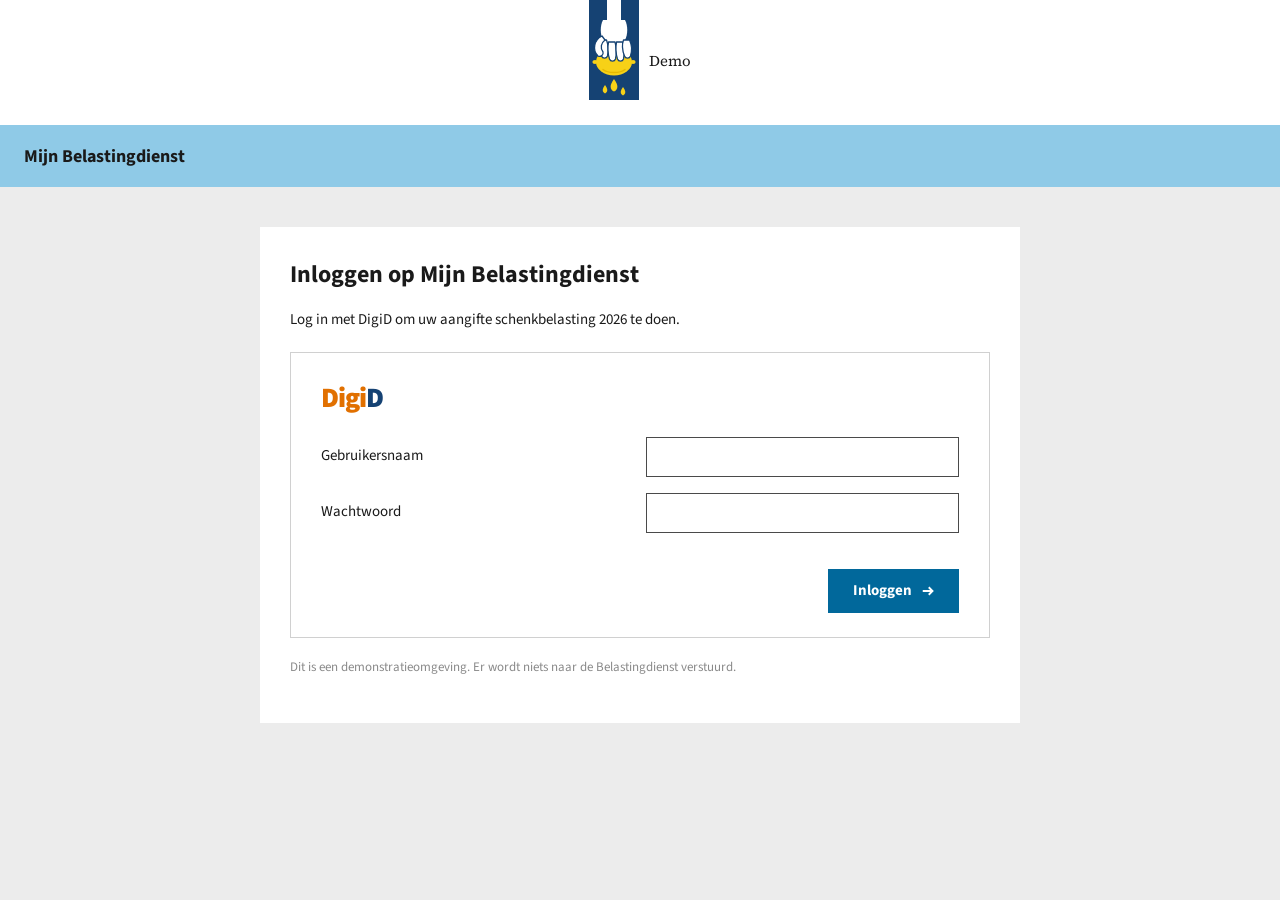
<file: index.html>
<!DOCTYPE html>
<html lang="nl">
<head>
<meta charset="utf-8">
<meta name="viewport" content="width=device-width, initial-scale=1">
<meta name="robots" content="noindex">
<title>Aangifte schenkbelasting 2026 – Demo</title>
<link rel="preconnect" href="https://fonts.googleapis.com">
<link href="https://fonts.googleapis.com/css2?family=Source+Sans+3:wght@400;700;900&family=Source+Serif+4:wght@400&display=swap" rel="stylesheet">
<link rel="stylesheet" href="css/stijl.css">
</head>
<body>
<div id="app"></div>
<!-- Alle vragen, teksten en logica: js/vragen.js — De formulier-engine: js/engine.js -->
<script src="js/vragen.js"></script>
<script src="js/engine.js"></script>
</body>
</html>
</file>
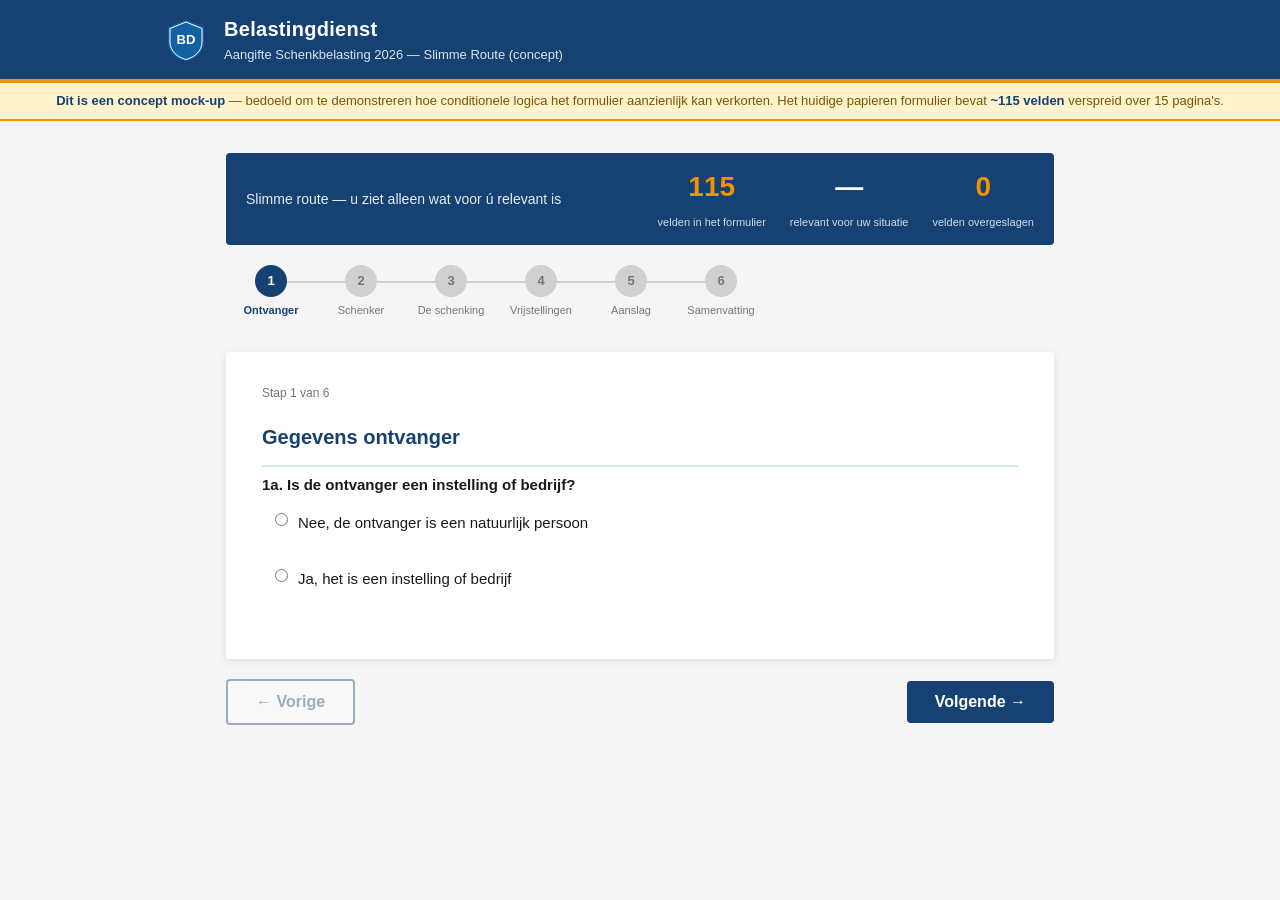
<file: mockups/v1-conditionele-logica/aangifte-schenkbelasting-2026.html>
<!DOCTYPE html>
<html lang="nl">
<head>
<meta charset="UTF-8">
<meta name="viewport" content="width=device-width, initial-scale=1.0">
<title>Aangifte Schenkbelasting 2026 — Slimme Route</title>
<style>
  :root {
    --bd-blauw:       #154273;
    --bd-blauw-mid:   #1261A3;
    --bd-blauw-licht: #D9E5F3;
    --bd-blauw-xlt:   #EEF4FB;
    --bd-oranje:      #F39200;
    --bd-groen:       #39870C;
    --bd-rood:        #D52B1E;
    --bd-grijs:       #767676;
    --bd-grijs-licht: #F5F5F5;
    --bd-grijs-rand:  #D0D0D0;
    --bd-wit:         #FFFFFF;
    --bd-tekst:       #1A1A1A;
    --bd-rand:        #C8D8EA;
    --radius:         4px;
    --shadow:         0 2px 8px rgba(0,0,0,0.1);
  }

  *, *::before, *::after { box-sizing: border-box; margin: 0; padding: 0; }

  body {
    font-family: 'RO Sans', 'Arial', sans-serif;
    font-size: 16px;
    line-height: 1.55;
    color: var(--bd-tekst);
    background: var(--bd-grijs-licht);
    min-height: 100vh;
  }

  /* ── HEADER ── */
  .bd-header {
    background: var(--bd-blauw);
    color: white;
    padding: 0;
    border-bottom: 4px solid var(--bd-oranje);
  }
  .header-inner {
    max-width: 1000px;
    margin: 0 auto;
    padding: 14px 24px;
    display: flex;
    align-items: center;
    gap: 16px;
  }
  .logo-shield {
    width: 44px; height: 44px; flex-shrink: 0;
  }
  .logo-text { display: flex; flex-direction: column; }
  .logo-main { font-size: 20px; font-weight: 700; letter-spacing: .3px; }
  .logo-sub  { font-size: 13px; opacity: .85; }

  /* ── DEMO-BANNER ── */
  .demo-banner {
    background: #FFF3CD;
    border-bottom: 2px solid var(--bd-oranje);
    padding: 8px 24px;
    font-size: 13px;
    color: #7A5500;
    text-align: center;
  }
  .demo-banner strong { color: var(--bd-blauw); }

  /* ── CONTAINER ── */
  .container {
    max-width: 860px;
    margin: 32px auto;
    padding: 0 16px 64px;
  }

  /* ── SKIP COUNTER ── */
  .skip-bar {
    background: var(--bd-blauw);
    color: white;
    border-radius: var(--radius);
    padding: 12px 20px;
    margin-bottom: 20px;
    display: flex;
    align-items: center;
    justify-content: space-between;
    flex-wrap: wrap;
    gap: 8px;
  }
  .skip-bar .skip-label { font-size: 14px; opacity: .9; }
  .skip-bar .skip-numbers {
    display: flex;
    gap: 24px;
  }
  .skip-stat { text-align: center; }
  .skip-stat .num { font-size: 28px; font-weight: 700; color: var(--bd-oranje); display: block; }
  .skip-stat .lbl { font-size: 11px; opacity: .8; }

  /* ── PROGRESS STEPS ── */
  .progress-steps {
    display: flex;
    align-items: center;
    margin-bottom: 28px;
    overflow-x: auto;
    padding-bottom: 4px;
  }
  .step-item {
    display: flex;
    flex-direction: column;
    align-items: center;
    min-width: 90px;
    position: relative;
  }
  .step-item:not(:last-child)::after {
    content: '';
    position: absolute;
    top: 16px;
    left: calc(50% + 16px);
    width: calc(100% - 32px);
    height: 2px;
    background: var(--bd-grijs-rand);
    z-index: 0;
  }
  .step-item.done:not(:last-child)::after { background: var(--bd-blauw-mid); }
  .step-item.skipped:not(:last-child)::after { background: var(--bd-grijs-rand); }
  .step-circle {
    width: 32px; height: 32px;
    border-radius: 50%;
    background: var(--bd-grijs-rand);
    color: var(--bd-grijs);
    display: flex; align-items: center; justify-content: center;
    font-size: 13px; font-weight: 700;
    position: relative; z-index: 1;
    border: 2px solid var(--bd-grijs-rand);
  }
  .step-item.active .step-circle {
    background: var(--bd-blauw);
    color: white;
    border-color: var(--bd-blauw);
  }
  .step-item.done .step-circle {
    background: var(--bd-groen);
    color: white;
    border-color: var(--bd-groen);
  }
  .step-item.skipped .step-circle {
    background: var(--bd-grijs-licht);
    color: var(--bd-grijs);
    border-color: var(--bd-grijs-rand);
    font-size: 11px;
  }
  .step-label {
    font-size: 11px;
    margin-top: 5px;
    text-align: center;
    color: var(--bd-grijs);
    max-width: 85px;
  }
  .step-item.active .step-label { color: var(--bd-blauw); font-weight: 700; }
  .step-item.done .step-label { color: var(--bd-groen); }

  /* ── CARD ── */
  .card {
    background: white;
    border-radius: var(--radius);
    box-shadow: var(--shadow);
    padding: 32px 36px;
    margin-bottom: 20px;
  }
  .card h2 {
    font-size: 20px;
    color: var(--bd-blauw);
    margin-bottom: 6px;
    padding-bottom: 12px;
    border-bottom: 2px solid var(--bd-blauw-licht);
  }
  .card .step-nr {
    font-size: 12px;
    color: var(--bd-grijs);
    margin-bottom: 20px;
    display: block;
  }

  /* ── FORM ELEMENTS ── */
  .vraag {
    margin-bottom: 22px;
  }
  .vraag label, .vraag legend {
    display: block;
    font-weight: 600;
    margin-bottom: 6px;
    color: var(--bd-tekst);
    font-size: 15px;
  }
  .vraag .toelichting {
    font-size: 13px;
    color: var(--bd-grijs);
    margin-bottom: 8px;
    padding: 6px 10px;
    background: var(--bd-blauw-xlt);
    border-left: 3px solid var(--bd-blauw-mid);
    border-radius: 0 var(--radius) var(--radius) 0;
  }
  .vraag input[type="text"],
  .vraag input[type="date"],
  .vraag input[type="number"],
  .vraag input[type="email"],
  .vraag select,
  .vraag textarea {
    width: 100%;
    max-width: 480px;
    padding: 10px 12px;
    border: 1.5px solid var(--bd-grijs-rand);
    border-radius: var(--radius);
    font-size: 15px;
    color: var(--bd-tekst);
    background: white;
    transition: border-color .2s;
    outline: none;
  }
  .vraag input:focus, .vraag select:focus, .vraag textarea:focus {
    border-color: var(--bd-blauw-mid);
    box-shadow: 0 0 0 3px rgba(18,97,163,.15);
  }
  .vraag input[type="number"] { max-width: 220px; }
  .euro-wrap { display: flex; align-items: center; gap: 8px; }
  .euro-wrap::before {
    content: '€';
    font-size: 16px;
    font-weight: 600;
    color: var(--bd-grijs);
  }
  .euro-wrap input { max-width: 200px; }

  /* Radio / checkbox groups */
  .radio-group, .check-group { display: flex; flex-direction: column; gap: 8px; }
  .radio-group label, .check-group label {
    display: flex; align-items: flex-start; gap: 10px;
    font-weight: 400; cursor: pointer;
    padding: 8px 12px;
    border-radius: var(--radius);
    border: 1.5px solid transparent;
    transition: all .15s;
  }
  .radio-group label:hover, .check-group label:hover {
    background: var(--bd-blauw-xlt);
    border-color: var(--bd-rand);
  }
  .radio-group label.selected, .check-group label.checked {
    background: var(--bd-blauw-xlt);
    border-color: var(--bd-blauw-mid);
    font-weight: 600;
  }
  .radio-group input[type="radio"],
  .check-group input[type="checkbox"] {
    width: auto; max-width: none;
    margin-top: 2px;
    accent-color: var(--bd-blauw);
    flex-shrink: 0;
  }

  /* ── CONDITIONAL BLOCKS ── */
  .conditional { display: none; }
  .conditional.visible { display: block; }

  /* ── SKIP NOTICE ── */
  .skip-notice {
    background: #E8F5E3;
    border: 1.5px solid #39870C;
    border-radius: var(--radius);
    padding: 10px 16px;
    font-size: 13px;
    color: #1D500A;
    margin-bottom: 16px;
    display: none;
  }
  .skip-notice.visible { display: flex; align-items: center; gap: 8px; }
  .skip-notice::before { content: '✓'; font-size: 16px; font-weight: 700; color: var(--bd-groen); }

  /* ── SECTION DIVIDER ── */
  .sub-section {
    background: var(--bd-blauw-xlt);
    border-left: 4px solid var(--bd-blauw-mid);
    border-radius: 0 var(--radius) var(--radius) 0;
    padding: 16px 20px;
    margin: 20px 0 8px;
  }
  .sub-section h3 { font-size: 15px; color: var(--bd-blauw); margin-bottom: 12px; }

  /* ── BELASTING BEREKENING ── */
  .belasting-card {
    background: var(--bd-blauw);
    color: white;
    border-radius: var(--radius);
    padding: 20px 24px;
    margin-top: 24px;
  }
  .belasting-card h3 { font-size: 16px; margin-bottom: 12px; opacity: .9; }
  .belasting-row {
    display: flex;
    justify-content: space-between;
    padding: 4px 0;
    font-size: 14px;
    border-bottom: 1px solid rgba(255,255,255,.15);
  }
  .belasting-row:last-child { border-bottom: none; }
  .belasting-row.total {
    font-size: 18px; font-weight: 700;
    padding-top: 10px; margin-top: 6px;
    color: var(--bd-oranje);
    border-top: 2px solid rgba(255,255,255,.3);
    border-bottom: none;
  }

  /* ── NAVIGATION ── */
  .wizard-nav {
    display: flex;
    justify-content: space-between;
    align-items: center;
    margin-top: 8px;
  }
  .btn {
    padding: 12px 28px;
    border: none;
    border-radius: var(--radius);
    font-size: 16px;
    font-weight: 600;
    cursor: pointer;
    transition: all .2s;
  }
  .btn-primary {
    background: var(--bd-blauw);
    color: white;
  }
  .btn-primary:hover { background: var(--bd-blauw-mid); }
  .btn-secondary {
    background: white;
    color: var(--bd-blauw);
    border: 2px solid var(--bd-blauw);
  }
  .btn-secondary:hover { background: var(--bd-blauw-licht); }
  .btn:disabled { opacity: .4; cursor: not-allowed; }
  .btn-success {
    background: var(--bd-groen);
    color: white;
  }
  .btn-success:hover { background: #2d6e09; }

  /* ── SAMENVATTING ── */
  .samenvatting-tabel {
    width: 100%;
    border-collapse: collapse;
    font-size: 14px;
    margin-top: 16px;
  }
  .samenvatting-tabel th {
    background: var(--bd-blauw);
    color: white;
    padding: 10px 14px;
    text-align: left;
    font-weight: 600;
  }
  .samenvatting-tabel td {
    padding: 9px 14px;
    border-bottom: 1px solid var(--bd-grijs-rand);
    vertical-align: top;
  }
  .samenvatting-tabel tr:nth-child(even) td { background: var(--bd-grijs-licht); }
  .samenvatting-tabel td:first-child { color: var(--bd-grijs); font-size: 13px; width: 40%; }

  .badge-overgeslagen {
    display: inline-block;
    background: var(--bd-groen);
    color: white;
    font-size: 12px;
    font-weight: 700;
    padding: 3px 10px;
    border-radius: 20px;
  }

  /* ── ALERT ── */
  .alert {
    padding: 12px 16px;
    border-radius: var(--radius);
    font-size: 14px;
    margin-bottom: 16px;
  }
  .alert-info {
    background: var(--bd-blauw-xlt);
    border: 1px solid var(--bd-rand);
    color: var(--bd-blauw);
  }
  .alert-warning {
    background: #FFF3CD;
    border: 1px solid #FFD166;
    color: #7A5500;
  }

  /* ── RESPONSIVE ── */
  @media (max-width: 600px) {
    .card { padding: 20px 16px; }
    .skip-bar { flex-direction: column; align-items: flex-start; }
    .step-label { display: none; }
    .header-inner { padding: 10px 16px; }
  }

  /* Steps display */
  .wizard-step { display: none; }
  .wizard-step.active { display: block; }

  /* Input row */
  .input-row { display: flex; gap: 16px; flex-wrap: wrap; }
  .input-row .vraag { flex: 1; min-width: 140px; }

  /* Fieldset reset */
  fieldset { border: none; padding: 0; }
</style>
</head>
<body>

<!-- HEADER -->
<header class="bd-header">
  <div class="header-inner">
    <svg class="logo-shield" viewBox="0 0 44 44" xmlns="http://www.w3.org/2000/svg">
      <path d="M22 2 L40 9 L40 24 C40 34 32 41 22 43 C12 41 4 34 4 24 L4 9 Z" fill="#1261A3"/>
      <path d="M22 4 L38 10.5 L38 24 C38 33 30.5 39.5 22 41.5 C13.5 39.5 6 33 6 24 L6 10.5 Z" fill="none" stroke="white" stroke-width="1"/>
      <text x="22" y="26" text-anchor="middle" fill="white" font-size="13" font-weight="700" font-family="Arial">BD</text>
    </svg>
    <div class="logo-text">
      <span class="logo-main">Belastingdienst</span>
      <span class="logo-sub">Aangifte Schenkbelasting 2026 — Slimme Route (concept)</span>
    </div>
  </div>
</header>

<div class="demo-banner">
  <strong>Dit is een concept mock-up</strong> — bedoeld om te demonstreren hoe conditionele logica het formulier aanzienlijk kan verkorten.
  Het huidige papieren formulier bevat <strong>~115 velden</strong> verspreid over 15 pagina's.
</div>

<div class="container">

  <!-- SKIP COUNTER -->
  <div class="skip-bar">
    <div class="skip-label">Slimme route — u ziet alleen wat voor ú relevant is</div>
    <div class="skip-numbers">
      <div class="skip-stat">
        <span class="num" id="cntTotaal">115</span>
        <span class="lbl">velden in het formulier</span>
      </div>
      <div class="skip-stat">
        <span class="num" id="cntRelevant" style="color:white">—</span>
        <span class="lbl">relevant voor uw situatie</span>
      </div>
      <div class="skip-stat">
        <span class="num" id="cntOvergeslagen" style="color:#F39200">0</span>
        <span class="lbl">velden overgeslagen</span>
      </div>
    </div>
  </div>

  <!-- PROGRESS STEPS -->
  <div class="progress-steps" id="progressSteps">
    <!-- Rendered by JS -->
  </div>

  <!-- ═══════════════════════════════════════════════ -->
  <!-- STAP 1 — ONTVANGER                              -->
  <!-- ═══════════════════════════════════════════════ -->
  <div class="wizard-step active" id="step-1">
    <div class="card">
      <span class="step-nr">Stap 1 van 6</span>
      <h2>Gegevens ontvanger</h2>

      <div class="vraag">
        <label>1a. Is de ontvanger een instelling of bedrijf?</label>
        <fieldset class="radio-group" id="rg-ontvanger-type">
          <label><input type="radio" name="ontvanger_type" value="persoon"> Nee, de ontvanger is een natuurlijk persoon</label>
          <label><input type="radio" name="ontvanger_type" value="instelling"> Ja, het is een instelling of bedrijf</label>
        </fieldset>
      </div>

      <!-- Instelling -->
      <div class="conditional" id="blok-ontvanger-instelling">
        <div class="skip-notice visible" id="skip-ontvanger-instelling">
          Vragen 1d t/m 1j (BSN, naam, geboortedatum, relatie) worden overgeslagen — niet van toepassing op instellingen.
        </div>
        <div class="vraag">
          <label>1b. RSIN / fiscaal identificatienummer</label>
          <input type="text" id="ontvanger_rsin" placeholder="123456789">
        </div>
        <div class="vraag">
          <label>1c. Naam instelling of bedrijf</label>
          <input type="text" id="ontvanger_naam_instelling">
        </div>
      </div>

      <!-- Persoon -->
      <div class="conditional" id="blok-ontvanger-persoon">
        <div class="vraag">
          <label>1d. Burgerservicenummer (BSN)</label>
          <div class="toelichting">Heeft de ontvanger geen BSN? Zie de toelichting bij vraag 1.</div>
          <input type="text" id="ontvanger_bsn" maxlength="9" placeholder="000000000">
        </div>
        <div class="input-row">
          <div class="vraag">
            <label>1e. Voorletters en tussenvoegsel</label>
            <input type="text" id="ontvanger_voorletters" placeholder="J.A.">
          </div>
          <div class="vraag">
            <label>Achternaam</label>
            <input type="text" id="ontvanger_achternaam">
          </div>
        </div>
        <div class="vraag">
          <label>1f. Geboortedatum</label>
          <input type="date" id="ontvanger_geboortedatum">
        </div>
        <div class="vraag">
          <label>1g. Relatie tussen ontvanger en schenker (op datum schenking)</label>
          <select id="ontvanger_relatie">
            <option value="">— selecteer relatie —</option>
            <option value="partner">Echtgenoot of geregistreerde partner</option>
            <option value="samenwonend">Samenwonend partner (voor schenkbelasting)</option>
            <option value="kind">Kind</option>
            <option value="stiefkind">Stiefkind</option>
            <option value="pleegkind">Pleegkind</option>
            <option value="kleinkind">Kleinkind of achterkleinkind</option>
            <option value="aanstaande_partner">Aanstaande echtgenoot of geregistreerde partner</option>
            <option value="ex_partner">Ex-partner</option>
            <option value="overig">Overige relatie</option>
          </select>
        </div>

        <!-- 1h–1i: aanstaande partner -->
        <div class="conditional" id="blok-aanstaande-partner">
          <div class="sub-section">
            <h3>Nadere vragen voor aanstaande partner</h3>
            <div class="vraag">
              <label>1h. Zijn ontvanger en schenker binnen 1 jaar na de schenking gehuwd of geregistreerd partner geworden?</label>
              <fieldset class="radio-group" id="rg-1h">
                <label><input type="radio" name="q1h" value="nee"> Nee</label>
                <label><input type="radio" name="q1h" value="ja"> Ja</label>
              </fieldset>
            </div>
            <div class="vraag">
              <label>1i. Is de aanstaande partner vóór het huwelijk / partnerschap (binnen 6 maanden daarvóór) overleden?</label>
              <fieldset class="radio-group" id="rg-1i">
                <label><input type="radio" name="q1i" value="nee"> Nee</label>
                <label><input type="radio" name="q1i" value="ja"> Ja</label>
              </fieldset>
            </div>
          </div>
        </div>

        <!-- 1j: ex-partner -->
        <div class="conditional" id="blok-ex-partner">
          <div class="sub-section">
            <h3>Nadere vraag voor ex-partner</h3>
            <div class="vraag">
              <label>1j. Is de schenking gedaan op basis van afspraken uit het echtscheidingsconvenant?</label>
              <fieldset class="radio-group" id="rg-1j">
                <label><input type="radio" name="q1j" value="nee"> Nee</label>
                <label><input type="radio" name="q1j" value="ja"> Ja</label>
              </fieldset>
            </div>
          </div>
        </div>

        <!-- Skip notice: overige relaties -->
        <div class="skip-notice" id="skip-1h1j">
          Vragen 1h, 1i en 1j (aanstaande/ex-partner specificaties) worden overgeslagen — niet van toepassing op de gekozen relatie.
        </div>
      </div>

    </div>
    <div class="wizard-nav">
      <button class="btn btn-secondary" disabled>← Vorige</button>
      <button class="btn btn-primary" id="btn-1-next">Volgende →</button>
    </div>
  </div>

  <!-- ═══════════════════════════════════════════════ -->
  <!-- STAP 2 — SCHENKER                               -->
  <!-- ═══════════════════════════════════════════════ -->
  <div class="wizard-step" id="step-2">
    <div class="card">
      <span class="step-nr">Stap 2 van 6</span>
      <h2>Gegevens schenker</h2>

      <div class="vraag">
        <label>2a. Is de schenker een instelling of bedrijf?</label>
        <fieldset class="radio-group" id="rg-schenker-type">
          <label><input type="radio" name="schenker_type" value="persoon"> Nee, de schenker is een natuurlijk persoon</label>
          <label><input type="radio" name="schenker_type" value="instelling"> Ja, het is een instelling of bedrijf</label>
        </fieldset>
      </div>

      <!-- Schenker instelling -->
      <div class="conditional" id="blok-schenker-instelling">
        <div class="skip-notice visible">
          Vragen 2d t/m 2f (BSN, naam, geboortedatum) worden overgeslagen — niet van toepassing op instellingen.
        </div>
        <div class="vraag">
          <label>2b. RSIN / fiscaal identificatienummer</label>
          <input type="text" id="schenker_rsin" placeholder="123456789">
        </div>
        <div class="vraag">
          <label>2c. Naam instelling of bedrijf</label>
          <input type="text" id="schenker_naam_instelling">
        </div>
      </div>

      <!-- Schenker persoon -->
      <div class="conditional" id="blok-schenker-persoon">
        <div class="vraag">
          <label>2d. Burgerservicenummer (BSN)</label>
          <input type="text" id="schenker_bsn" maxlength="9" placeholder="000000000">
        </div>
        <div class="input-row">
          <div class="vraag">
            <label>2e. Voorletters en tussenvoegsel</label>
            <input type="text" id="schenker_voorletters">
          </div>
          <div class="vraag">
            <label>Achternaam</label>
            <input type="text" id="schenker_achternaam">
          </div>
        </div>
        <div class="vraag">
          <label>2f. Geboortedatum schenker</label>
          <input type="date" id="schenker_geboortedatum">
        </div>
      </div>

      <!-- APV -->
      <div class="vraag" style="margin-top:24px;">
        <label>2g. Komt de schenking uit een afgezonderd particulier vermogen (APV)?</label>
        <div class="toelichting">Denk aan een trust of stichting particulier fonds in het buitenland.</div>
        <fieldset class="radio-group" id="rg-apv">
          <label><input type="radio" name="apv" value="nee"> Nee</label>
          <label><input type="radio" name="apv" value="ja"> Ja</label>
        </fieldset>
      </div>

      <div class="conditional" id="blok-apv">
        <div class="sub-section">
          <h3>Gegevens APV</h3>
          <div class="vraag"><label>2h. Naam APV</label><input type="text" id="apv_naam"></div>
          <div class="vraag"><label>2i. RSIN / identificatienummer APV</label><input type="text" id="apv_rsin"></div>
          <div class="vraag"><label>2j. Rechtsvorm APV</label><input type="text" id="apv_rechtsvorm" placeholder="bijv. Trust, SPF, Foundation"></div>
          <div class="vraag"><label>2k. Landcode APV</label><input type="text" id="apv_landcode" maxlength="2" placeholder="bijv. NL, CH, LU"></div>
        </div>
      </div>

      <div class="skip-notice" id="skip-apv">
        Vragen 2h t/m 2k (APV-gegevens) worden overgeslagen — geen APV van toepassing.
      </div>
    </div>
    <div class="wizard-nav">
      <button class="btn btn-secondary" id="btn-2-prev">← Vorige</button>
      <button class="btn btn-primary" id="btn-2-next">Volgende →</button>
    </div>
  </div>

  <!-- ═══════════════════════════════════════════════ -->
  <!-- STAP 3 — DE SCHENKING                           -->
  <!-- ═══════════════════════════════════════════════ -->
  <div class="wizard-step" id="step-3">
    <div class="card">
      <span class="step-nr">Stap 3 van 6</span>
      <h2>Gegevens van de schenking</h2>

      <div class="alert alert-info">
        Bij meerdere schenkingen van dezelfde schenker vult u voor elke schenking een aparte aangifte in.
      </div>

      <div class="input-row">
        <div class="vraag">
          <label>3a. Datum van de schenking</label>
          <input type="date" id="schenking_datum" min="2026-01-01" max="2026-12-31">
        </div>
        <div class="vraag">
          <label>3b. Is de schenking herroepbaar?</label>
          <fieldset class="radio-group" id="rg-herroepbaar" style="flex-direction:row; gap: 20px;">
            <label><input type="radio" name="herroepbaar" value="nee"> Nee</label>
            <label><input type="radio" name="herroepbaar" value="ja"> Ja</label>
          </fieldset>
        </div>
      </div>

      <div class="vraag">
        <label>3c. Heeft u dit jaar al eerder een schenking ontvangen van dezelfde schenker?</label>
        <div class="toelichting">Denk ook aan schenkingen lager dan de jaarlijkse vrijstelling.</div>
        <fieldset class="radio-group" id="rg-eerder" style="flex-direction:row; gap: 20px;">
          <label><input type="radio" name="eerder" value="nee"> Nee</label>
          <label><input type="radio" name="eerder" value="ja"> Ja</label>
        </fieldset>
      </div>

      <div class="vraag">
        <label>3d. Wat voor soort schenking is dit?</label>
        <div class="toelichting">Uw keuze bepaalt welke vervolgvragen worden getoond. Alle andere categorieën worden automatisch overgeslagen.</div>
        <select id="soort_schenking">
          <option value="">— selecteer soort schenking —</option>
          <option value="geld">Geld (contanten / overboeking)</option>
          <option value="onroerende_zaak">Woning of andere onroerende zaak / NSW-landgoed</option>
          <option value="kwijtschelding">Kwijtschelding van een schuld of lening</option>
          <option value="effecten">Aandelen en andere effecten</option>
          <option value="ondernemisvermogen">Ondernemingsvermogen</option>
          <option value="schuldigerkenning">Schuldigerkenning uit vrijgevigheid (schenking op papier)</option>
          <option value="vruchtgebruik">Vruchtgebruik</option>
          <option value="periodieke_uitkering">Periodieke uitkering</option>
          <option value="roerende_zaak">Roerende zaak (auto, kunst, antiek)</option>
          <option value="verzekering">Verzekeringsproduct (nieuw per 2026)</option>
          <option value="andere_schenking">Andere schenking</option>
        </select>
      </div>

      <!-- Soort-specifieke skip-notices en velden -->

      <!-- 3e: GELD -->
      <div class="conditional" id="blok-geld">
        <div class="skip-notice visible">
          Vragen 3f t/m 3o (9 andere categorieën, ~70 velden) worden overgeslagen — alleen van toepassing op andere soorten schenkingen.
        </div>
        <div class="sub-section">
          <h3>3e. Geld</h3>
          <div class="vraag">
            <label>Bedrag van de schenking</label>
            <div class="toelichting">Geef het volledige bedrag op. De jaarlijkse vrijstelling (€&nbsp;6.908 voor kinderen, € 2.769 overig) wordt automatisch toegepast.</div>
            <div class="euro-wrap"><input type="number" id="bedrag_geld" min="0" placeholder="0"></div>
          </div>
          <div id="belasting-preview-geld"></div>
        </div>
      </div>

      <!-- 3f: ONROERENDE ZAAK -->
      <div class="conditional" id="blok-onroerende-zaak">
        <div class="skip-notice visible">
          Vragen 3e en 3g t/m 3o (10 andere categorieën) worden overgeslagen.
        </div>
        <div class="sub-section">
          <h3>3f. Woning of onroerende zaak</h3>
          <div class="vraag"><label>Straat, huisnummer (NL) of buitenlands adres</label><input type="text" id="oz_adres"></div>
          <div class="input-row">
            <div class="vraag"><label>Postcode</label><input type="text" id="oz_postcode" maxlength="6" placeholder="1234AB"></div>
            <div class="vraag"><label>Plaats</label><input type="text" id="oz_plaats"></div>
          </div>
          <div class="vraag">
            <label>3f.2 Is de onroerende zaak een woning?</label>
            <fieldset class="radio-group" id="rg-oz-woning" style="flex-direction:row; gap:20px;">
              <label><input type="radio" name="oz_woning" value="nee"> Nee</label>
              <label><input type="radio" name="oz_woning" value="ja"> Ja</label>
            </fieldset>
          </div>
          <div class="conditional" id="blok-oz-woz">
            <div class="vraag">
              <label>3f.4 WOZ-waarde van de woning</label>
              <div class="euro-wrap"><input type="number" id="oz_woz" min="0" placeholder="0"></div>
            </div>
            <div class="vraag">
              <label>3f.5 Is de woning verhuurd of verpacht?</label>
              <fieldset class="radio-group" id="rg-oz-verhuur" style="flex-direction:row; gap:20px;">
                <label><input type="radio" name="oz_verhuur" value="nee"> Nee</label>
                <label><input type="radio" name="oz_verhuur" value="ja"> Ja</label>
              </fieldset>
            </div>
            <div class="conditional" id="blok-oz-verhuurdetails">
              <div class="vraag">
                <label>Jaarlijkse huur / pacht</label>
                <div class="euro-wrap"><input type="number" id="oz_huur" min="0" placeholder="0"></div>
              </div>
              <div class="vraag">
                <label>Is de huur marktconform?</label>
                <fieldset class="radio-group" style="flex-direction:row; gap:20px;">
                  <label><input type="radio" name="oz_marktconform" value="nee"> Nee</label>
                  <label><input type="radio" name="oz_marktconform" value="ja"> Ja</label>
                </fieldset>
              </div>
              <div class="vraag">
                <label>Is de ontvanger (of diens partner) de huurder?</label>
                <fieldset class="radio-group" style="flex-direction:row; gap:20px;">
                  <label><input type="radio" name="oz_huurder" value="nee"> Nee</label>
                  <label><input type="radio" name="oz_huurder" value="ja"> Ja</label>
                </fieldset>
              </div>
              <div class="alert alert-warning" style="margin-top:8px;">
                <strong>Let op (nieuw per 2026):</strong> Bij verhuur aan een gelieerde partij (bijv. uw kind) met een niet-marktconforme huur geldt <em>geen</em> leegwaarderatio — altijd 100% WOZ-waarde (art. 10a lid 3 Uitvoeringsbesluit SW 1956).
              </div>
            </div>
          </div>
          <div class="vraag">
            <label>3f.11 Heeft u de gehele onroerende zaak geschonken gekregen?</label>
            <fieldset class="radio-group" style="flex-direction:row; gap:20px;">
              <label><input type="radio" name="oz_geheel" value="ja"> Ja</label>
              <label><input type="radio" name="oz_geheel" value="nee"> Nee, een aandeel</label>
            </fieldset>
          </div>
        </div>
      </div>

      <!-- 3g: KWIJTSCHELDING -->
      <div class="conditional" id="blok-kwijtschelding">
        <div class="skip-notice visible">
          Vragen 3e en 3f en 3h t/m 3o (10 andere categorieën) worden overgeslagen.
        </div>
        <div class="sub-section">
          <h3>3g. Kwijtschelding van schuld of lening</h3>
          <div class="vraag">
            <label>Bedrag van de kwijtgescholden schuld of lening</label>
            <div class="euro-wrap"><input type="number" id="bedrag_kwijtschelding" min="0" placeholder="0"></div>
          </div>
        </div>
      </div>

      <!-- 3h: EFFECTEN -->
      <div class="conditional" id="blok-effecten">
        <div class="skip-notice visible">
          Vragen 3e, 3f, 3g en 3i t/m 3o worden overgeslagen.
        </div>
        <div class="sub-section">
          <h3>3h. Effecten</h3>
          <div class="vraag">
            <label>Soort effecten</label>
            <fieldset class="radio-group" id="rg-effecten-soort">
              <label><input type="radio" name="effecten_soort" value="obligaties"> Obligaties</label>
              <label><input type="radio" name="effecten_soort" value="beursgenoteerd"> Beursgenoteerde aandelen</label>
              <label><input type="radio" name="effecten_soort" value="niet_beursgenoteerd"> Niet-beursgenoteerde aandelen</label>
              <label><input type="radio" name="effecten_soort" value="overig"> Andere effecten</label>
            </fieldset>
          </div>
          <div class="vraag">
            <label>Waarde van de effecten</label>
            <div class="euro-wrap"><input type="number" id="bedrag_effecten" min="0" placeholder="0"></div>
          </div>
        </div>
      </div>

      <!-- 3i: ONDERNEMINGSVERMOGEN -->
      <div class="conditional" id="blok-onderneming">
        <div class="skip-notice visible">
          Vragen 3e t/m 3h en 3j t/m 3o worden overgeslagen.
        </div>
        <div class="sub-section">
          <h3>3i. Ondernemingsvermogen</h3>
          <div class="alert alert-warning">
            Wij raden u aan een adviseur in te schakelen voor de vragen over ondernemingsvermogen.
          </div>
          <div class="input-row">
            <div class="vraag"><label>3i.1 BSN/RSIN onderneming</label><input type="text" id="ov_bsn"></div>
            <div class="vraag"><label>3i.2 Naam onderneming</label><input type="text" id="ov_naam"></div>
          </div>
          <div class="vraag">
            <label>3i.3 Rechtsvorm</label>
            <select id="ov_rechtsvorm">
              <option value="">— selecteer —</option>
              <option value="bv">Besloten vennootschap (bv)</option>
              <option value="nv">Naamloze vennootschap (nv)</option>
              <option value="cv">Commanditaire vennootschap (cv)</option>
              <option value="vof">Vennootschap onder firma (vof)</option>
              <option value="maatschap">Maatschap</option>
              <option value="eenmanszaak">Eenmanszaak</option>
              <option value="overig">Overig</option>
            </select>
          </div>
          <div class="vraag">
            <label>3i.4 Goingconcernwaarde overgedragen aandeel onderneming</label>
            <div class="euro-wrap"><input type="number" id="ov_gcwaarde" min="0" placeholder="0"></div>
          </div>
          <div class="vraag">
            <label>3i.13 Wilt u gebruikmaken van de bedrijfsopvolgingsregeling (BOR)?</label>
            <fieldset class="radio-group" id="rg-bor" style="flex-direction:row; gap:20px;">
              <label><input type="radio" name="bor" value="nee"> Nee</label>
              <label><input type="radio" name="bor" value="ja"> Ja (aanvullende BOR-vragen volgen)</label>
            </fieldset>
          </div>
          <div class="conditional" id="blok-bor">
            <div class="vraag">
              <label>3i.20 Voldoet het overgedragen deel geheel aan de bezitseis (art. 35d SW)?</label>
              <fieldset class="radio-group" style="flex-direction:row; gap:20px;">
                <label><input type="radio" name="bezitseis" value="ja"> Ja</label>
                <label><input type="radio" name="bezitseis" value="nee"> Nee (gedeeltelijk)</label>
              </fieldset>
            </div>
            <div class="vraag">
              <label>3i.21 Waarde voorwaardelijke BOR-vrijstelling</label>
              <div class="euro-wrap"><input type="number" id="bor_vrijstelling" min="0" placeholder="0"></div>
            </div>
          </div>
        </div>
      </div>

      <!-- 3j: SCHULDIGERKENNING -->
      <div class="conditional" id="blok-schuldigerkenning">
        <div class="skip-notice visible">
          Vragen 3e t/m 3i en 3k t/m 3o worden overgeslagen.
        </div>
        <div class="sub-section">
          <h3>3j. Schuldigerkenning uit vrijgevigheid (schenking op papier)</h3>
          <div class="alert alert-warning">
            <strong>Let op:</strong> vereist een notariële akte (art. 7:177 BW). Rente dient jaarlijks ≥ 6% te bedragen (beleidsmatige ondergrens) om art. 10 SW te voorkomen.
          </div>
          <div class="vraag">
            <label>3j.1 Bedrag van de schuldigerkenning</label>
            <div class="euro-wrap"><input type="number" id="bedrag_schuldigerkenning" min="0" placeholder="0"></div>
          </div>
          <div class="input-row">
            <div class="vraag">
              <label>3j.2 Rentepercentage (%)</label>
              <input type="number" id="schuld_rente" min="0" max="99" step="0.1" placeholder="6.0">
            </div>
            <div class="vraag">
              <label>Soort rente</label>
              <select id="schuld_rente_soort">
                <option value="enkelvoudig">Enkelvoudige rente</option>
                <option value="samengesteld">Samengestelde rente</option>
              </select>
            </div>
          </div>
          <div class="vraag">
            <label>3j.3 Datum notariële akte</label>
            <input type="date" id="schuld_datum_akte">
          </div>
        </div>
      </div>

      <!-- 3k: VRUCHTGEBRUIK -->
      <div class="conditional" id="blok-vruchtgebruik">
        <div class="skip-notice visible">
          Vragen 3e t/m 3j en 3l t/m 3o worden overgeslagen.
        </div>
        <div class="sub-section">
          <h3>3k. Vruchtgebruik</h3>
          <div class="vraag">
            <label>3k.1 Waarde van het vruchtgebruik</label>
            <div class="euro-wrap"><input type="number" id="bedrag_vruchtgebruik" min="0" placeholder="0"></div>
          </div>
          <div class="vraag">
            <label>3k.2 Is er sprake van een stamkapitaal?</label>
            <fieldset class="radio-group" style="flex-direction:row; gap:20px;">
              <label><input type="radio" name="stamkapitaal" value="nee"> Nee</label>
              <label><input type="radio" name="stamkapitaal" value="ja"> Ja</label>
            </fieldset>
          </div>
        </div>
      </div>

      <!-- 3l: PERIODIEKE UITKERING -->
      <div class="conditional" id="blok-periodieke-uitkering">
        <div class="skip-notice visible">
          Vragen 3e t/m 3k en 3m t/m 3o worden overgeslagen.
        </div>
        <div class="sub-section">
          <h3>3l. Periodieke uitkering</h3>
          <div class="vraag">
            <label>3l.1 Hangt de periodieke uitkering af van iemands leven?</label>
            <fieldset class="radio-group" style="flex-direction:row; gap:20px;">
              <label><input type="radio" name="pu_leven" value="nee"> Nee</label>
              <label><input type="radio" name="pu_leven" value="ja"> Ja (geef BSN en geboortedatum van die persoon op)</label>
            </fieldset>
          </div>
          <div class="vraag">
            <label>3l.2 Bedrag per jaar</label>
            <div class="euro-wrap"><input type="number" id="pu_jaarbedrag" min="0" placeholder="0"></div>
          </div>
          <div class="input-row">
            <div class="vraag"><label>3l.3 Ingangsdatum</label><input type="date" id="pu_ingangsdatum"></div>
            <div class="vraag"><label>3l.4 Einddatum (indien bekend)</label><input type="date" id="pu_einddatum"></div>
          </div>
        </div>
      </div>

      <!-- 3m: ROERENDE ZAAK -->
      <div class="conditional" id="blok-roerende-zaak">
        <div class="skip-notice visible">
          Vragen 3e t/m 3l en 3n en 3o worden overgeslagen.
        </div>
        <div class="sub-section">
          <h3>3m. Roerende zaak</h3>
          <div class="vraag">
            <label>Soort roerende zaak</label>
            <fieldset class="radio-group" id="rg-roerende-soort" style="flex-direction:row; flex-wrap:wrap; gap:12px;">
              <label><input type="radio" name="rz_soort" value="inboedel"> Inboedel</label>
              <label><input type="radio" name="rz_soort" value="kunst"> Kunst en antiek</label>
              <label><input type="radio" name="rz_soort" value="vervoer"> Vervoermiddel</label>
              <label><input type="radio" name="rz_soort" value="overig"> Overig</label>
            </fieldset>
          </div>
          <div class="vraag">
            <label>Waarde in het economisch verkeer</label>
            <div class="euro-wrap"><input type="number" id="bedrag_roerende_zaak" min="0" placeholder="0"></div>
          </div>
        </div>
      </div>

      <!-- 3n: VERZEKERING (nieuw per 2026) -->
      <div class="conditional" id="blok-verzekering">
        <div class="skip-notice visible">
          Vragen 3e t/m 3m en 3o worden overgeslagen. <strong>Nieuwe categorie per 2026.</strong>
        </div>
        <div class="sub-section">
          <h3>3n. Verzekeringsproduct (nieuw per 2026)</h3>
          <div class="vraag"><label>3n.1 Polisnummer</label><input type="text" id="verz_polis"></div>
          <div class="vraag">
            <label>3n.2 Soort schenking</label>
            <fieldset class="radio-group" id="rg-verz-soort">
              <label><input type="radio" name="verz_soort" value="eenmalig"> Eenmalige uitkering uit een kapitaalverzekering</label>
              <label><input type="radio" name="verz_soort" value="termijnen"> Eén of meer termijnen uit een periodieke uitkering</label>
              <label><input type="radio" name="verz_soort" value="alle_termijnen"> Alle termijnen uit een periodieke uitkering</label>
              <label><input type="radio" name="verz_soort" value="polis"> Een (deel van een) lopende verzekering (polis)</label>
              <label><input type="radio" name="verz_soort" value="premies"> Premies betaald voor een verzekering op uw naam</label>
            </fieldset>
          </div>
          <div class="vraag">
            <label>Bedrag</label>
            <div class="euro-wrap"><input type="number" id="bedrag_verzekering" min="0" placeholder="0"></div>
          </div>
          <div class="vraag">
            <label>Betaalt u over de uitkering inkomstenbelasting in box 1?</label>
            <fieldset class="radio-group" style="flex-direction:row; gap:20px;">
              <label><input type="radio" name="verz_ib" value="nee"> Nee</label>
              <label><input type="radio" name="verz_ib" value="ja"> Ja</label>
            </fieldset>
          </div>
        </div>
      </div>

      <!-- 3o: ANDERE SCHENKING -->
      <div class="conditional" id="blok-andere-schenking">
        <div class="skip-notice visible">
          Vragen 3e t/m 3n (10 andere categorieën) worden overgeslagen.
        </div>
        <div class="sub-section">
          <h3>3o. Andere schenking</h3>
          <div class="vraag">
            <label>Omschrijving van de schenking</label>
            <textarea id="andere_omschrijving" rows="3" style="max-width:100%;"></textarea>
          </div>
          <div class="vraag">
            <label>Waarde van de schenking</label>
            <div class="euro-wrap"><input type="number" id="bedrag_andere" min="0" placeholder="0"></div>
          </div>
        </div>
      </div>

    </div>
    <div class="wizard-nav">
      <button class="btn btn-secondary" id="btn-3-prev">← Vorige</button>
      <button class="btn btn-primary" id="btn-3-next">Volgende →</button>
    </div>
  </div>

  <!-- ═══════════════════════════════════════════════ -->
  <!-- STAP 4 — VRIJSTELLINGEN                         -->
  <!-- ═══════════════════════════════════════════════ -->
  <div class="wizard-step" id="step-4">
    <div class="card">
      <span class="step-nr">Stap 4 van 6</span>
      <h2>Eenmalige en bijzondere vrijstellingen</h2>

      <div class="alert alert-info" id="vrijst-alert">
        De jaarlijkse vrijstelling wordt automatisch toegepast. U hoeft die niet zelf af te trekken.
      </div>

      <div class="skip-notice" id="skip-vrijstelling-leeftijd">
        De eenmalig verhoogde vrijstelling (€ 33.129) en studievrijstelling (€ 69.009) worden overgeslagen — de ontvanger voldoet niet aan de leeftijdseis (18–40 jaar) of de relatie is niet van toepassing.
      </div>

      <div class="vraag">
        <label>4a. Wil de ontvanger gebruikmaken van een eenmalige of bijzondere vrijstelling?</label>
        <fieldset class="radio-group" id="rg-vrijstelling">
          <label><input type="radio" name="gebruik_vrijstelling" value="nee"> Nee — ga door naar stap 5</label>
          <label><input type="radio" name="gebruik_vrijstelling" value="ja"> Ja</label>
        </fieldset>
      </div>

      <div class="conditional" id="blok-vrijstelling-detail">
        <div class="vraag">
          <label>4b. Van welke vrijstelling wil de ontvanger gebruikmaken?</label>
          <div class="toelichting">U mag maar 1 vrijstelling kiezen.</div>
          <fieldset class="radio-group" id="rg-vrijstelling-soort">
            <label id="opt-eenmalig" style="display:none"><input type="radio" name="vrijstelling_soort" value="eenmalig_verhoogd"> Eenmalig verhoogde vrijstelling (max. € 33.129) — alleen 18–40 jaar</label>
            <label id="opt-studie" style="display:none"><input type="radio" name="vrijstelling_soort" value="studie"> Verhoogde vrijstelling voor dure studie (max. € 69.009) — alleen 18–40 jaar</label>
            <label><input type="radio" name="vrijstelling_soort" value="moreel"> Bijzonder: schenking vanwege een morele verplichting</label>
            <label><input type="radio" name="vrijstelling_soort" value="schulden"> Bijzonder: schenking om dringende schulden af te lossen</label>
            <label><input type="radio" name="vrijstelling_soort" value="anbi"> Bijzonder: schenking gedaan aan of door een ANBI</label>
            <label><input type="radio" name="vrijstelling_soort" value="sbbi"> Bijzonder: schenking gedaan aan een (steunstichting) SBBI</label>
            <label><input type="radio" name="vrijstelling_soort" value="ib_belast"> Bijzonder: schenking al belast met inkomstenbelasting</label>
            <label><input type="radio" name="vrijstelling_soort" value="overig"> Overige bijzondere vrijstelling</label>
          </fieldset>
        </div>

        <div class="vraag">
          <label>4c. Heeft de ontvanger een echtgenoot of (geregistreerde) partner?</label>
          <fieldset class="radio-group" id="rg-4c" style="flex-direction:row; gap:20px;">
            <label><input type="radio" name="q4c" value="nee"> Nee</label>
            <label><input type="radio" name="q4c" value="ja"> Ja — vul BSN en geboortedatum partner in</label>
          </fieldset>
        </div>
        <div class="conditional" id="blok-partner-4c">
          <div class="input-row">
            <div class="vraag"><label>BSN partner</label><input type="text" id="partner_bsn" maxlength="9" placeholder="000000000"></div>
            <div class="vraag"><label>Geboortedatum partner</label><input type="date" id="partner_gebdat"></div>
          </div>
        </div>
      </div>
    </div>
    <div class="wizard-nav">
      <button class="btn btn-secondary" id="btn-4-prev">← Vorige</button>
      <button class="btn btn-primary" id="btn-4-next">Volgende →</button>
    </div>
  </div>

  <!-- ═══════════════════════════════════════════════ -->
  <!-- STAP 5 — AANSLAG                                -->
  <!-- ═══════════════════════════════════════════════ -->
  <div class="wizard-step" id="step-5">
    <div class="card">
      <span class="step-nr">Stap 5 van 6</span>
      <h2>Aanslag schenkbelasting</h2>

      <div class="vraag">
        <label>5c. Wie betaalt de schenkbelasting (als die verschuldigd is)?</label>
        <div class="toelichting">Let op: dit is een verplicht veld, ook als u verwacht geen belasting te betalen.</div>
        <fieldset class="radio-group" id="rg-betaler">
          <label><input type="radio" name="betaler" value="ontvanger"> De ontvanger van de schenking</label>
          <label><input type="radio" name="betaler" value="schenker"> De schenker (leidt tot hogere grondslag — brutering)</label>
        </fieldset>
      </div>

      <div class="vraag">
        <label>5a. Is over deze schenking ook schenkbelasting of soortgelijke belasting betaald buiten Nederland?</label>
        <fieldset class="radio-group" id="rg-buitenland" style="flex-direction:row; gap:20px;">
          <label><input type="radio" name="buitenland" value="nee"> Nee</label>
          <label><input type="radio" name="buitenland" value="ja"> Ja</label>
        </fieldset>
      </div>

      <div class="conditional" id="blok-buitenland">
        <div class="input-row">
          <div class="vraag">
            <label>Betaald bedrag buitenlandse belasting</label>
            <div class="euro-wrap"><input type="number" id="buitenland_bedrag" min="0" placeholder="0"></div>
          </div>
          <div class="vraag"><label>Landcode</label><input type="text" id="buitenland_land" maxlength="2" placeholder="DE"></div>
        </div>
      </div>

      <div class="skip-notice" id="skip-5b">
        Vragen 5b (overdrachtsbelasting) worden overgeslagen — niet van toepassing: er is geen onroerende zaak geschonken.
      </div>

      <div class="conditional" id="blok-ovb">
        <div class="sub-section">
          <h3>5b. Overdrachtsbelasting</h3>
          <div class="vraag">
            <label>5b.1 Is er ook overdrachtsbelasting betaald?</label>
            <fieldset class="radio-group" style="flex-direction:row; gap:20px;">
              <label><input type="radio" name="ovb" value="nee"> Nee</label>
              <label><input type="radio" name="ovb" value="ja"> Ja</label>
            </fieldset>
          </div>
          <div class="vraag">
            <label>5b.2 Bedrag waarover overdrachtsbelasting is berekend</label>
            <div class="euro-wrap"><input type="number" id="ovb_grondslag" min="0" placeholder="0"></div>
          </div>
          <div class="vraag">
            <label>5b.3 Betaald bedrag overdrachtsbelasting</label>
            <div class="euro-wrap"><input type="number" id="ovb_betaald" min="0" placeholder="0"></div>
          </div>
        </div>
      </div>

    </div>
    <div class="wizard-nav">
      <button class="btn btn-secondary" id="btn-5-prev">← Vorige</button>
      <button class="btn btn-primary" id="btn-5-next">Volgende →</button>
    </div>
  </div>

  <!-- ═══════════════════════════════════════════════ -->
  <!-- STAP 6 — SAMENVATTING & BEREKENING              -->
  <!-- ═══════════════════════════════════════════════ -->
  <div class="wizard-step" id="step-6">
    <div class="card">
      <span class="step-nr">Stap 6 van 6 — Controleer uw aangifte</span>
      <h2>Samenvatting</h2>

      <div id="samenvatting-inhoud"></div>

      <div id="belasting-berekening-wrap"></div>

      <div style="margin-top:24px; padding:16px; background:var(--bd-grijs-licht); border-radius:var(--radius); font-size:13px; color:var(--bd-grijs);">
        <strong>Vergelijking:</strong> Huidig papieren formulier: <strong>~115 velden</strong> op 15 pagina's.
        <br>Uw route in deze wizard: zie teller bovenaan.
        <br><em>Na akkoord kunt u de aangifte digitaal inzenden via Mijn Belastingdienst, of printen voor inzending naar kantoor Eindhoven.</em>
      </div>
    </div>
    <div class="wizard-nav">
      <button class="btn btn-secondary" id="btn-6-prev">← Vorige</button>
      <button class="btn btn-success" id="btn-6-send">✓ Aangifte gereed voor inzending</button>
    </div>
  </div>

</div><!-- /container -->

<script>
// ══════════════════════════════════════
// STATE
// ══════════════════════════════════════
const state = {
  currentStep: 1,
  totalSteps: 6,
  answers: {},
  skippedCount: 0
};

// Question counts per section (approximate, based on PDF analysis)
const QCOUNTS = {
  total: 115,
  ontvanger_instelling_skip: 7,   // 1d,1e,1f,1g,1h,1i,1j
  relatie_standaard_skip: 3,       // 1h, 1i, 1j
  schenker_instelling_skip: 3,     // 2d, 2e, 2f
  apv_nee_skip: 4,                 // 2h, 2i, 2j, 2k
  soort_skips: {
    geld:               68, // alle andere soort-secties (3f t/m 3o = ~70 velden)
    kwijtschelding:     66,
    roerende_zaak:      64,
    schuldigerkenning:  63,
    vruchtgebruik:      62,
    effecten:           65,
    periodieke_uitkering: 58,
    verzekering:        54,
    onroerende_zaak:    50,
    ondernemisvermogen: 40,
    andere_schenking:   65
  },
  vrijstelling_nee_skip: 12,       // 4b en 4c
  buitenland_nee_skip: 2,          // 5a-detail
  ovb_niet_oz_skip: 4              // 5b.1-5b.5
};

// ══════════════════════════════════════
// STEPS CONFIG
// ══════════════════════════════════════
const STEP_LABELS = [
  '', // 0 placeholder
  'Ontvanger',
  'Schenker',
  'De schenking',
  'Vrijstellingen',
  'Aanslag',
  'Samenvatting'
];

// ══════════════════════════════════════
// HELPERS
// ══════════════════════════════════════
function show(el) { if(el) { el.classList.add('visible'); el.style.display=''; } }
function hide(el) { if(el) { el.classList.remove('visible'); el.style.display='none'; } }
function conditional(el, condition) { condition ? show(el) : hide(el); }
function $(id) { return document.getElementById(id); }

function formatEuro(n) {
  if (isNaN(n) || n === null || n === '') return '—';
  return '€ ' + Math.floor(n).toLocaleString('nl-NL');
}

// ══════════════════════════════════════
// SKIP COUNTER
// ══════════════════════════════════════
function calcSkipped() {
  let s = 0;
  const a = state.answers;

  if (a.ontvanger_type === 'instelling') {
    s += QCOUNTS.ontvanger_instelling_skip;
  } else {
    const rel = a.relatie;
    if (rel && rel !== 'aanstaande_partner' && rel !== 'ex_partner') {
      s += QCOUNTS.relatie_standaard_skip;
    }
  }
  if (a.schenker_type === 'instelling') s += QCOUNTS.schenker_instelling_skip;
  if (a.apv === 'nee') s += QCOUNTS.apv_nee_skip;

  const soort = a.soort_schenking;
  if (soort && QCOUNTS.soort_skips[soort]) s += QCOUNTS.soort_skips[soort];

  if (a.gebruik_vrijstelling === 'nee') s += QCOUNTS.vrijstelling_nee_skip;
  if (a.buitenland === 'nee') s += QCOUNTS.buitenland_nee_skip;
  if (soort && soort !== 'onroerende_zaak') s += QCOUNTS.ovb_niet_oz_skip;

  return Math.min(s, QCOUNTS.total - 10);
}

function updateCounter() {
  const skipped = calcSkipped();
  state.skippedCount = skipped;
  const relevant = Math.max(QCOUNTS.total - skipped, 10);
  $('cntOvergeslagen').textContent = skipped;
  $('cntRelevant').textContent = relevant;
}

// ══════════════════════════════════════
// PROGRESS STEPS
// ══════════════════════════════════════
function renderProgress() {
  const container = $('progressSteps');
  container.innerHTML = '';
  for (let i = 1; i <= state.totalSteps; i++) {
    const item = document.createElement('div');
    item.className = 'step-item';
    if (i < state.currentStep) item.classList.add('done');
    else if (i === state.currentStep) item.classList.add('active');

    const circle = document.createElement('div');
    circle.className = 'step-circle';
    circle.textContent = i < state.currentStep ? '✓' : i;
    item.appendChild(circle);

    const label = document.createElement('div');
    label.className = 'step-label';
    label.textContent = STEP_LABELS[i];
    item.appendChild(label);

    container.appendChild(item);
  }
}

// ══════════════════════════════════════
// NAVIGATION
// ══════════════════════════════════════
function goToStep(n) {
  $('step-' + state.currentStep).classList.remove('active');
  state.currentStep = n;
  $('step-' + n).classList.add('active');
  renderProgress();
  window.scrollTo({ top: 0, behavior: 'smooth' });
  if (n === 6) renderSamenvatting();
}

// ══════════════════════════════════════
// RADIO HIGHLIGHTING
// ══════════════════════════════════════
function setupRadioHighlight(name) {
  document.querySelectorAll(`input[name="${name}"]`).forEach(radio => {
    radio.addEventListener('change', () => {
      const group = radio.closest('.radio-group');
      if (!group) return;
      group.querySelectorAll('label').forEach(l => l.classList.remove('selected'));
      radio.closest('label').classList.add('selected');
    });
  });
}

// ══════════════════════════════════════
// CONDITIONAL LOGIC — STAP 1
// ══════════════════════════════════════
function setupStep1() {
  document.querySelectorAll('input[name="ontvanger_type"]').forEach(r => {
    r.addEventListener('change', () => {
      const v = r.value;
      state.answers.ontvanger_type = v;
      conditional($('blok-ontvanger-instelling'), v === 'instelling');
      conditional($('blok-ontvanger-persoon'),    v === 'persoon');
      updateCounter();
    });
  });

  $('ontvanger_relatie').addEventListener('change', function() {
    const v = this.value;
    state.answers.relatie = v;
    conditional($('blok-aanstaande-partner'), v === 'aanstaande_partner');
    conditional($('blok-ex-partner'),         v === 'ex_partner');
    const skipStandaard = v && v !== 'aanstaande_partner' && v !== 'ex_partner';
    conditional($('skip-1h1j'), skipStandaard);
    updateCounter();
    updateVrijstellingLeeftijd();
  });

  $('ontvanger_geboortedatum').addEventListener('change', updateVrijstellingLeeftijd);

  $('btn-1-next').addEventListener('click', () => goToStep(2));
}

// ══════════════════════════════════════
// CONDITIONAL LOGIC — STAP 2
// ══════════════════════════════════════
function setupStep2() {
  document.querySelectorAll('input[name="schenker_type"]').forEach(r => {
    r.addEventListener('change', () => {
      state.answers.schenker_type = r.value;
      conditional($('blok-schenker-instelling'), r.value === 'instelling');
      conditional($('blok-schenker-persoon'),    r.value === 'persoon');
      updateCounter();
    });
  });

  document.querySelectorAll('input[name="apv"]').forEach(r => {
    r.addEventListener('change', () => {
      state.answers.apv = r.value;
      conditional($('blok-apv'),     r.value === 'ja');
      conditional($('skip-apv'),     r.value === 'nee');
      updateCounter();
    });
  });

  $('btn-2-prev').addEventListener('click', () => goToStep(1));
  $('btn-2-next').addEventListener('click', () => goToStep(3));
}

// ══════════════════════════════════════
// CONDITIONAL LOGIC — STAP 3
// ══════════════════════════════════════
const SOORT_BLOKKEN = [
  'geld','onroerende-zaak','kwijtschelding','effecten','onderneming',
  'schuldigerkenning','vruchtgebruik','periodieke-uitkering',
  'roerende-zaak','verzekering','andere-schenking'
];

const SOORT_MAP = {
  geld:                'geld',
  onroerende_zaak:     'onroerende-zaak',
  kwijtschelding:      'kwijtschelding',
  effecten:            'effecten',
  ondernemisvermogen:  'onderneming',
  schuldigerkenning:   'schuldigerkenning',
  vruchtgebruik:       'vruchtgebruik',
  periodieke_uitkering:'periodieke-uitkering',
  roerende_zaak:       'roerende-zaak',
  verzekering:         'verzekering',
  andere_schenking:    'andere-schenking'
};

function setupStep3() {
  $('soort_schenking').addEventListener('change', function() {
    const v = this.value;
    state.answers.soort_schenking = v;

    // Hide all
    SOORT_BLOKKEN.forEach(b => {
      const el = $('blok-' + b);
      if (el) el.classList.remove('visible');
    });

    // Show selected
    const blok = SOORT_MAP[v];
    if (blok) {
      const el = $('blok-' + blok);
      if (el) el.classList.add('visible');
    }

    // OVB sectie stap 5
    conditional($('blok-ovb'),   v === 'onroerende_zaak');
    conditional($('skip-5b'),    v !== 'onroerende_zaak');

    updateCounter();
    updateVrijstellingLeeftijd();
  });

  // Live belasting preview voor geld
  $('bedrag_geld').addEventListener('input', updateBelastingPreview);

  // Onroerende zaak — woning sub-conditional
  document.querySelectorAll('input[name="oz_woning"]').forEach(r => {
    r.addEventListener('change', () => {
      conditional($('blok-oz-woz'), r.value === 'ja');
    });
  });
  document.querySelectorAll('input[name="oz_verhuur"]').forEach(r => {
    r.addEventListener('change', () => {
      conditional($('blok-oz-verhuurdetails'), r.value === 'ja');
    });
  });

  // BOR
  document.querySelectorAll('input[name="bor"]').forEach(r => {
    r.addEventListener('change', () => {
      conditional($('blok-bor'), r.value === 'ja');
    });
  });

  $('btn-3-prev').addEventListener('click', () => goToStep(2));
  $('btn-3-next').addEventListener('click', () => goToStep(4));
}

// ══════════════════════════════════════
// BELASTING PREVIEW (stap 3)
// ══════════════════════════════════════
function bereken(bedrag, relatie) {
  const isKind = ['kind','stiefkind','pleegkind'].includes(relatie);
  const isPartner = ['partner','samenwonend'].includes(relatie);
  const isKleinkind = relatie === 'kleinkind';

  let vrijstelling = isKind || isPartner ? 6908 : 2769;
  let belastbaar = Math.max(0, bedrag - vrijstelling);

  let tarief1, tarief2;
  if (isPartner || isKind || isKleinkind) {
    tarief1 = isKleinkind ? 0.18 : 0.10;
    tarief2 = isKleinkind ? 0.36 : 0.20;
  } else {
    tarief1 = 0.30;
    tarief2 = 0.40;
  }

  const grens = 158669;
  let belasting = 0;
  if (belastbaar <= grens) {
    belasting = belastbaar * tarief1;
  } else {
    belasting = grens * tarief1 + (belastbaar - grens) * tarief2;
  }
  return { vrijstelling, belastbaar, belasting: Math.floor(belasting) };
}

function updateBelastingPreview() {
  const bedrag = parseFloat($('bedrag_geld').value) || 0;
  const relatie = state.answers.relatie || '';
  const wrap = $('belasting-preview-geld');
  if (!bedrag || !relatie) { wrap.innerHTML = ''; return; }

  const { vrijstelling, belastbaar, belasting } = bereken(bedrag, relatie);

  wrap.innerHTML = `
    <div class="belasting-card">
      <h3>Indicatieve berekening schenkbelasting 2026</h3>
      <div class="belasting-row"><span>Bedrag schenking</span><span>${formatEuro(bedrag)}</span></div>
      <div class="belasting-row"><span>Jaarlijkse vrijstelling (${['kind','stiefkind','pleegkind','partner','samenwonend'].includes(relatie) ? '€ 6.908' : '€ 2.769'})</span><span>− ${formatEuro(vrijstelling)}</span></div>
      <div class="belasting-row"><span>Belastbare verkrijging</span><span>${formatEuro(belastbaar)}</span></div>
      <div class="belasting-row total"><span>Indicatieve schenkbelasting</span><span>${belasting === 0 ? 'Nihil' : formatEuro(belasting)}</span></div>
    </div>`;
}

// ══════════════════════════════════════
// CONDITIONAL LOGIC — STAP 4 (VRIJSTELLINGEN)
// ══════════════════════════════════════
function updateVrijstellingLeeftijd() {
  const gebdatStr = $('ontvanger_geboortedatum').value;
  const relatie = state.answers.relatie || '';
  const kindRelaties = ['kind','stiefkind','pleegkind'];
  const isKind = kindRelaties.includes(relatie);

  let leeftijdOK = false;
  if (gebdatStr) {
    const geb = new Date(gebdatStr);
    const nu = new Date('2026-01-01');
    const leeftijd = (nu - geb) / (365.25 * 24 * 3600 * 1000);
    leeftijdOK = leeftijd >= 18 && leeftijd <= 40;
  }

  const toonVerhoogd = isKind && leeftijdOK;
  const optEenmalig = $('opt-eenmalig');
  const optStudie  = $('opt-studie');
  if (optEenmalig) optEenmalig.style.display = toonVerhoogd ? '' : 'none';
  if (optStudie)   optStudie.style.display   = toonVerhoogd ? '' : 'none';

  const skipEl = $('skip-vrijstelling-leeftijd');
  if (skipEl) conditional(skipEl, !toonVerhoogd);
}

function setupStep4() {
  document.querySelectorAll('input[name="gebruik_vrijstelling"]').forEach(r => {
    r.addEventListener('change', () => {
      state.answers.gebruik_vrijstelling = r.value;
      conditional($('blok-vrijstelling-detail'), r.value === 'ja');
      updateCounter();
    });
  });

  document.querySelectorAll('input[name="q4c"]').forEach(r => {
    r.addEventListener('change', () => {
      conditional($('blok-partner-4c'), r.value === 'ja');
    });
  });

  $('btn-4-prev').addEventListener('click', () => goToStep(3));
  $('btn-4-next').addEventListener('click', () => goToStep(5));
}

// ══════════════════════════════════════
// CONDITIONAL LOGIC — STAP 5
// ══════════════════════════════════════
function setupStep5() {
  document.querySelectorAll('input[name="buitenland"]').forEach(r => {
    r.addEventListener('change', () => {
      state.answers.buitenland = r.value;
      conditional($('blok-buitenland'), r.value === 'ja');
      updateCounter();
    });
  });

  $('btn-5-prev').addEventListener('click', () => goToStep(4));
  $('btn-5-next').addEventListener('click', () => goToStep(6));
}

// ══════════════════════════════════════
// SAMENVATTING
// ══════════════════════════════════════
function val(id) {
  const el = $(id);
  if (!el) return '—';
  return el.value || '—';
}
function radioVal(name) {
  const el = document.querySelector(`input[name="${name}"]:checked`);
  return el ? el.value : '—';
}
function label(name) {
  const el = document.querySelector(`input[name="${name}"]:checked`);
  if (!el) return '—';
  return el.closest('label').textContent.trim();
}

const SOORT_LABELS = {
  geld: 'Geld', onroerende_zaak: 'Woning / onroerende zaak',
  kwijtschelding: 'Kwijtschelding schuld', effecten: 'Aandelen / effecten',
  ondernemisvermogen: 'Ondernemingsvermogen', schuldigerkenning: 'Schuldigerkenning op papier',
  vruchtgebruik: 'Vruchtgebruik', periodieke_uitkering: 'Periodieke uitkering',
  roerende_zaak: 'Roerende zaak', verzekering: 'Verzekeringsproduct', andere_schenking: 'Andere schenking'
};

function bedragForSoort(soort) {
  const ids = {
    geld: 'bedrag_geld', kwijtschelding: 'bedrag_kwijtschelding',
    effecten: 'bedrag_effecten', schuldigerkenning: 'bedrag_schuldigerkenning',
    vruchtgebruik: 'bedrag_vruchtgebruik', roerende_zaak: 'bedrag_roerende_zaak',
    andere_schenking: 'bedrag_andere', verzekering: 'bedrag_verzekering',
    ondernemisvermogen: 'ov_gcwaarde'
  };
  return ids[soort] ? val(ids[soort]) : '—';
}

function renderSamenvatting() {
  const a = state.answers;
  const soortLabel = SOORT_LABELS[a.soort_schenking] || a.soort_schenking || '—';

  const rows = [
    ['Ontvanger', a.ontvanger_type === 'instelling'
      ? val('ontvanger_naam_instelling')
      : [val('ontvanger_voorletters'), val('ontvanger_achternaam')].filter(x=>x!=='—').join(' ') || '—'],
    ['BSN ontvanger', a.ontvanger_type === 'persoon' ? val('ontvanger_bsn') : 'n.v.t.'],
    ['Geboortedatum ontvanger', a.ontvanger_type === 'persoon' ? val('ontvanger_geboortedatum') : 'n.v.t.'],
    ['Relatie met schenker', a.relatie || '—'],
    ['Schenker', a.schenker_type === 'instelling'
      ? val('schenker_naam_instelling')
      : [val('schenker_voorletters'), val('schenker_achternaam')].filter(x=>x!=='—').join(' ') || '—'],
    ['Datum schenking', val('schenking_datum')],
    ['Soort schenking', soortLabel],
    ['Bedrag', formatEuro(parseFloat(bedragForSoort(a.soort_schenking)))],
    ['Betaler schenkbelasting', radioVal('betaler')],
    ['Gebruik bijzondere vrijstelling', a.gebruik_vrijstelling || '—'],
  ];

  let html = `<table class="samenvatting-tabel"><thead><tr><th>Gegeven</th><th>Uw antwoord</th></tr></thead><tbody>`;
  rows.forEach(([k,v]) => { html += `<tr><td>${k}</td><td>${v}</td></tr>`; });
  html += `</tbody></table>`;

  const skipped = calcSkipped();
  const relevant = Math.max(QCOUNTS.total - skipped, 10);
  html += `<div style="margin-top:16px; padding:12px 16px; background:var(--bd-blauw); color:white; border-radius:4px; font-size:14px;">
    <strong>Resultaat slimme route:</strong>
    U heeft <span style="color:var(--bd-oranje); font-weight:700; font-size:18px;">${skipped}</span> van de ${QCOUNTS.total} velden overgeslagen.
    Uw aangifte bevatte slechts <span style="color:var(--bd-oranje); font-weight:700; font-size:18px;">${relevant}</span> relevante velden.
  </div>`;

  $('samenvatting-inhoud').innerHTML = html;

  // Belastingberekening
  const soort = a.soort_schenking;
  const bedragEl = bedragForSoort(soort);
  const bedragVal = parseFloat(bedragEl) || 0;
  if (['geld','kwijtschelding'].includes(soort) && bedragVal > 0 && a.relatie) {
    const { vrijstelling, belastbaar, belasting } = bereken(bedragVal, a.relatie);
    $('belasting-berekening-wrap').innerHTML = `
      <div class="belasting-card" style="margin-top:20px;">
        <h3>Indicatieve berekening schenkbelasting 2026</h3>
        <div class="belasting-row"><span>Bedrag schenking</span><span>${formatEuro(bedragVal)}</span></div>
        <div class="belasting-row"><span>Jaarlijkse vrijstelling</span><span>− ${formatEuro(vrijstelling)}</span></div>
        <div class="belasting-row"><span>Belastbare verkrijging</span><span>${formatEuro(belastbaar)}</span></div>
        <div class="belasting-row total"><span>Indicatieve schenkbelasting</span><span>${belasting === 0 ? 'Nihil' : formatEuro(belasting)}</span></div>
      </div>`;
  } else {
    $('belasting-berekening-wrap').innerHTML = '';
  }
}

// ══════════════════════════════════════
// STEP 6 BUTTONS
// ══════════════════════════════════════
function setupStep6() {
  $('btn-6-prev').addEventListener('click', () => goToStep(5));
  $('btn-6-send').addEventListener('click', () => {
    alert('In het definitieve systeem zou hier de aangifte worden ingediend via Mijn Belastingdienst.\n\nDit is een concept mock-up ter demonstratie.');
  });
}

// ══════════════════════════════════════
// RADIO NAMES TO HIGHLIGHT
// ══════════════════════════════════════
const ALL_RADIO_NAMES = [
  'ontvanger_type','schenker_type','apv','herroepbaar','eerder',
  'oz_woning','oz_verhuur','oz_marktconform','oz_huurder','oz_geheel',
  'effecten_soort','bor','bezitseis','schuld_rente_soort',
  'stamkapitaal','pu_leven','rz_soort','verz_soort','verz_ib',
  'gebruik_vrijstelling','vrijstelling_soort','q4c',
  'betaler','buitenland','ovb','q1h','q1i','q1j'
];

// ══════════════════════════════════════
// INIT
// ══════════════════════════════════════
function init() {
  renderProgress();
  setupStep1();
  setupStep2();
  setupStep3();
  setupStep4();
  setupStep5();
  setupStep6();
  ALL_RADIO_NAMES.forEach(setupRadioHighlight);

  // Initial state
  $('cntRelevant').textContent = '—';
  $('cntOvergeslagen').textContent = '0';
}

document.addEventListener('DOMContentLoaded', init);
</script>
</body>
</html>
</file>
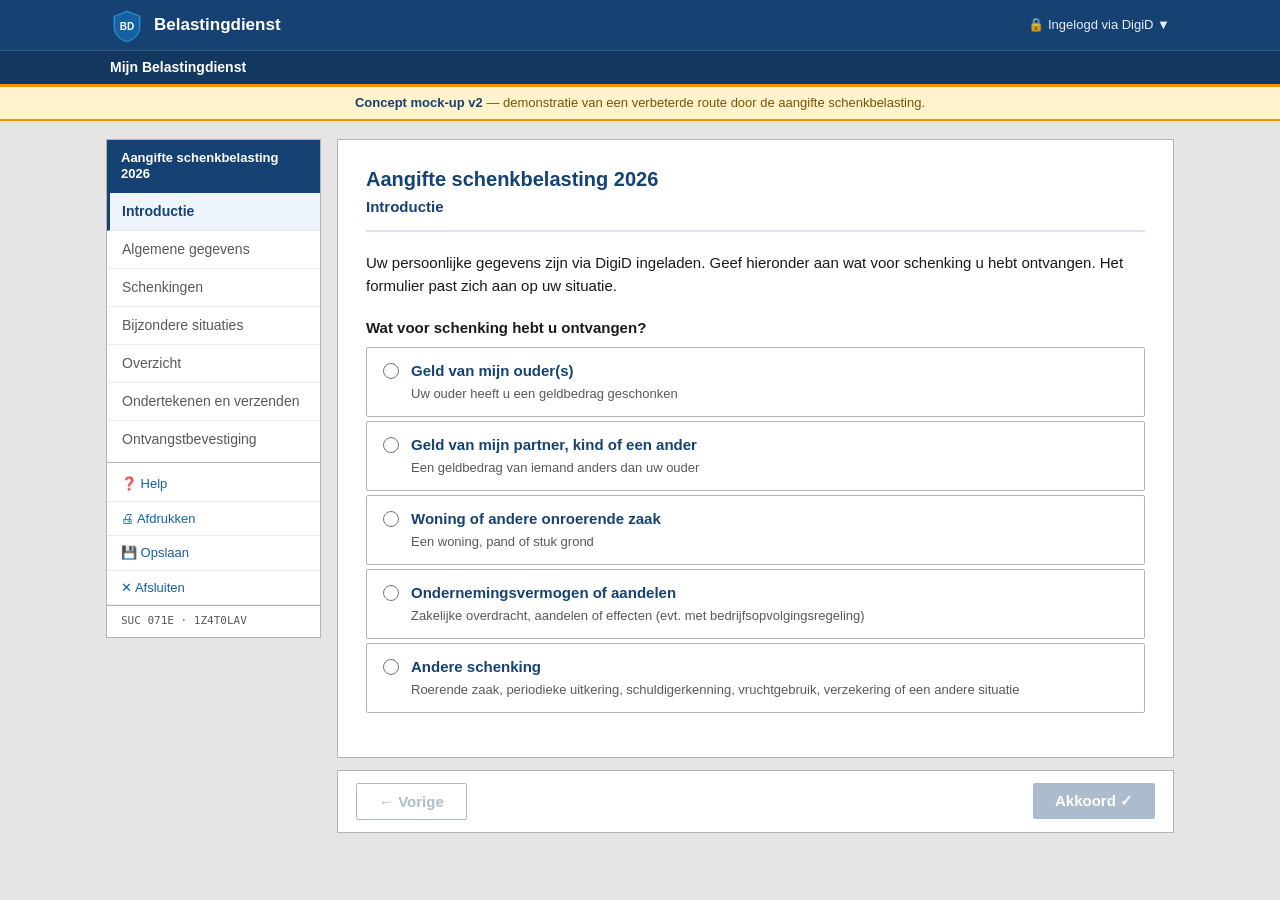
<file: mockups/v2-scenario-kiezer/aangifte-schenkbelasting-2026-v2.html>
<!DOCTYPE html>
<html lang="nl">
<head>
<meta charset="UTF-8">
<meta name="viewport" content="width=device-width, initial-scale=1.0">
<title>Aangifte Schenkbelasting 2026</title>
<style>
/* ── VARIABELEN ─────────────────────────────────────────── */
:root {
  --bd-blauw:        #154273;
  --bd-blauw-mid:    #1261A3;
  --bd-blauw-licht:  #D9E5F3;
  --bd-blauw-xlt:    #EEF4FB;
  --bd-oranje:       #F39200;
  --bd-groen:        #39870C;
  --bd-rood:         #D52B1E;
  --bd-grijs:        #595959;
  --bd-grijs-licht:  #F5F5F5;
  --bd-grijs-rand:   #B4B4B4;
  --bd-tekst:        #1A1A1A;
  --bd-rand:         #C8D8EA;
  --radius:          2px;
}
*, *::before, *::after { box-sizing: border-box; margin: 0; padding: 0; }
body {
  font-family: 'RO Sans', 'Verdana', Arial, sans-serif;
  font-size: 16px;
  line-height: 1.5;
  color: var(--bd-tekst);
  background: #E5E5E5;
  min-height: 100vh;
}

/* ── HEADER ─────────────────────────────────────────────── */
.bd-header {
  background: var(--bd-blauw);
  color: white;
  border-bottom: 3px solid var(--bd-oranje);
}
.header-top {
  max-width: 1100px; margin: 0 auto;
  padding: 8px 20px;
  display: flex; align-items: center; justify-content: space-between;
}
.header-logo { display: flex; align-items: center; gap: 10px; }
.logo-shield { width: 34px; height: 34px; }
.logo-naam { font-size: 17px; font-weight: 700; }
.header-user {
  font-size: 13px; color: rgba(255,255,255,0.9);
  display: flex; align-items: center; gap: 5px;
}
.header-nav-bar {
  border-top: 1px solid rgba(255,255,255,0.15);
  background: rgba(0,0,0,0.15);
}
.header-nav-inner {
  max-width: 1100px; margin: 0 auto;
  padding: 6px 20px;
  display: flex; align-items: center; justify-content: space-between;
}
.mbd-label { color: white; font-size: 14px; font-weight: 600; }

/* ── DEMO-BALK ───────────────────────────────────────────── */
.demo-balk {
  background: #FFF3CD;
  border-bottom: 2px solid var(--bd-oranje);
  padding: 6px 20px;
  font-size: 13px; color: #7A5500; text-align: center;
}
.demo-balk strong { color: var(--bd-blauw); }

/* ── LAYOUT ─────────────────────────────────────────────── */
.pagina {
  max-width: 1100px; margin: 0 auto;
  padding: 18px 16px 60px;
  display: flex; gap: 16px; align-items: flex-start;
}

/* ── ZIJBALK ─────────────────────────────────────────────── */
.zijbalk {
  width: 215px; flex-shrink: 0;
  background: white;
  border: 1px solid var(--bd-grijs-rand);
}
.zijbalk-titel {
  background: var(--bd-blauw); color: white;
  padding: 10px 14px; font-size: 13px; font-weight: 700; line-height: 1.3;
}
.nav-lijst { padding: 0; }
.nav-item {
  padding: 8px 14px 8px 12px;
  font-size: 14px; color: var(--bd-grijs);
  display: flex; align-items: baseline; gap: 7px;
  border-left: 3px solid transparent;
  border-bottom: 1px solid #EBEBEB;
}
.nav-item:last-child { border-bottom: none; }
.nav-item.actief {
  color: var(--bd-blauw); font-weight: 700;
  background: var(--bd-blauw-xlt);
  border-left-color: var(--bd-blauw);
}
.nav-item.klaar { color: var(--bd-groen); }
.nav-item.klaar::before { content: '✓ '; font-size: 12px; }
.zijbalk-scheiding { height: 1px; background: var(--bd-grijs-rand); margin: 4px 0; }
.zijbalk-link {
  display: flex; align-items: center; gap: 7px;
  padding: 7px 14px; font-size: 13px; color: var(--bd-blauw-mid);
  cursor: pointer; text-decoration: none; border-bottom: 1px solid #EBEBEB;
}
.zijbalk-link:hover { background: var(--bd-blauw-xlt); text-decoration: underline; }
.zijbalk-link:last-child { border-bottom: none; }
.zijbalk-sessie {
  padding: 7px 14px; font-size: 11px; color: var(--bd-grijs);
  border-top: 1px solid var(--bd-grijs-rand); font-family: monospace;
}

/* ── INHOUD ──────────────────────────────────────────────── */
.inhoud { flex: 1; min-width: 0; }

/* ── KAART ───────────────────────────────────────────────── */
.kaart {
  background: white;
  border: 1px solid var(--bd-grijs-rand);
  padding: 24px 28px;
  margin-bottom: 12px;
}
.kaart-titel {
  font-size: 20px; font-weight: 700;
  color: var(--bd-blauw); margin-bottom: 2px;
}
.kaart-ondertitel {
  font-size: 15px; font-weight: 700; color: var(--bd-blauw);
  padding-bottom: 12px;
  border-bottom: 2px solid var(--bd-blauw-licht);
  margin-bottom: 20px;
}

/* ── FORMULIERELEMENTEN ──────────────────────────────────── */
.vraag { margin-bottom: 20px; }
.vraag > label, .vraag > .lbl {
  display: flex; align-items: center; gap: 6px;
  font-weight: 700; margin-bottom: 7px; font-size: 15px;
}
.hulp-icoon {
  display: inline-flex; align-items: center; justify-content: center;
  width: 18px; height: 18px; border-radius: 50%;
  background: var(--bd-blauw-mid); color: white;
  font-size: 11px; font-weight: 700; cursor: help; flex-shrink: 0;
}
.toelichting { font-size: 13px; color: var(--bd-grijs); margin-bottom: 8px; }

.vraag input[type="text"],
.vraag input[type="date"],
.vraag input[type="number"],
.vraag select {
  width: 100%; max-width: 440px;
  padding: 8px 10px;
  border: 1px solid var(--bd-grijs-rand);
  border-radius: var(--radius);
  font-size: 15px; color: var(--bd-tekst);
  background: white; outline: none;
}
.vraag input:focus, .vraag select:focus {
  border-color: var(--bd-blauw);
  outline: 2px solid rgba(21,66,115,0.2);
  outline-offset: 1px;
}
.vraag input.vooringevuld {
  background: #F0F4F8; color: var(--bd-grijs);
  border-color: #C0CCDA; cursor: not-allowed;
}
.euro-rij { display: flex; align-items: center; gap: 8px; }
.euro-teken { font-size: 16px; font-weight: 700; color: #555; }
.euro-rij input { max-width: 180px !important; }

/* Ja/Nee knoppen — zoals echte formulier */
.ja-nee { display: flex; gap: 4px; }
.ja-nee label {
  display: flex; align-items: center; gap: 7px;
  padding: 7px 16px;
  border: 1px solid var(--bd-grijs-rand);
  border-radius: 2px;
  cursor: pointer; font-weight: 400; font-size: 15px;
  background: white; transition: border-color 0.1s, background 0.1s;
}
.ja-nee label:hover { border-color: var(--bd-blauw); background: var(--bd-blauw-xlt); }
.ja-nee label.geselecteerd {
  border-color: var(--bd-blauw); background: var(--bd-blauw-xlt); font-weight: 700;
}
.ja-nee input[type="radio"] { accent-color: var(--bd-blauw); }

/* Invoer-rij */
.invoer-rij { display: flex; gap: 14px; flex-wrap: wrap; }
.invoer-rij .vraag { flex: 1; min-width: 120px; }

/* ── SCENARIO-KIEZER ─────────────────────────────────────── */
.scenario-groep { display: flex; flex-direction: column; gap: 4px; margin-bottom: 4px; }
.scenario-optie {
  display: flex; align-items: flex-start; gap: 12px;
  padding: 12px 16px;
  border: 1px solid var(--bd-grijs-rand);
  border-radius: var(--radius);
  cursor: pointer; background: white;
  transition: border-color 0.1s, background 0.1s;
}
.scenario-optie:hover {
  border-color: var(--bd-blauw-mid); background: var(--bd-blauw-xlt);
}
.scenario-optie.geselecteerd {
  border-color: var(--bd-blauw); background: var(--bd-blauw-xlt);
  border-width: 2px;
}
.scenario-optie input[type="radio"] {
  accent-color: var(--bd-blauw); flex-shrink: 0; margin-top: 3px;
  width: 16px; height: 16px;
}
.scenario-titel { font-weight: 700; color: var(--bd-blauw); font-size: 15px; }
.scenario-sub { font-size: 13px; color: var(--bd-grijs); margin-top: 2px; }

/* ── CONDITIONEEL ────────────────────────────────────────── */
.conditioneel { display: none; }
.conditioneel.zichtbaar { display: block; }

/* ── MELDINGEN ───────────────────────────────────────────── */
.melding {
  padding: 10px 14px;
  border-radius: var(--radius);
  font-size: 14px; margin-bottom: 14px;
  display: flex; gap: 10px; align-items: flex-start;
}
.melding-icoon { font-size: 16px; flex-shrink: 0; line-height: 1.4; }
.melding-info  { background: var(--bd-blauw-xlt); border: 1px solid var(--bd-rand); color: #1A3D65; }
.melding-waarschuwing { background: #FFF3CD; border: 1px solid #FFD166; color: #7A5500; }
.melding-ok    { background: #EEF7EA; border: 1px solid #A3D18A; color: #1D500A; }

/* ── SCHENKING BLOK ──────────────────────────────────────── */
.schenking-blok { border: 1px solid var(--bd-grijs-rand); margin-bottom: 12px; }
.schenking-blok-kop {
  background: var(--bd-blauw-xlt);
  padding: 8px 16px;
  display: flex; align-items: center; justify-content: space-between;
  font-weight: 700; font-size: 14px; color: var(--bd-blauw);
  border-bottom: 1px solid var(--bd-rand);
}
.verwijder-knop {
  background: none; border: none; cursor: pointer;
  color: var(--bd-grijs); font-size: 13px; display: flex; align-items: center; gap: 4px;
}
.verwijder-knop:hover { color: var(--bd-rood); text-decoration: underline; }
.schenking-blok-inhoud { padding: 18px 20px; }

/* ── SUBSECTIE-TITEL ─────────────────────────────────────── */
.subsectie-titel {
  font-size: 14px; font-weight: 700; color: var(--bd-blauw);
  margin: 18px 0 10px;
  padding-top: 14px; border-top: 1px solid var(--bd-blauw-licht);
}

/* ── VOORINGEVULDE GEGEVENS ──────────────────────────────── */
.vooringevuld-blok {
  background: #F0F4F8; border: 1px solid #C0CCDA;
  padding: 12px 16px; margin-bottom: 18px;
}
.vooringevuld-rij {
  display: flex; padding: 5px 0;
  border-bottom: 1px solid #D4DDE8; font-size: 14px;
}
.vooringevuld-rij:last-child { border-bottom: none; }
.vi-lbl { color: var(--bd-grijs); width: 190px; flex-shrink: 0; font-size: 13px; }
.vi-val { font-weight: 700; }

/* ── BELASTING BEREKENING ────────────────────────────────── */
.belasting-kaart {
  background: var(--bd-blauw); color: white;
  padding: 14px 18px; margin-top: 14px;
}
.belasting-kaart h4 { font-size: 14px; margin-bottom: 9px; opacity: 0.88; }
.belasting-rij {
  display: flex; justify-content: space-between;
  padding: 3px 0; font-size: 14px;
  border-bottom: 1px solid rgba(255,255,255,0.12);
}
.belasting-rij:last-child { border-bottom: none; }
.belasting-rij.totaal {
  font-size: 16px; font-weight: 700; padding-top: 8px; margin-top: 4px;
  color: var(--bd-oranje);
  border-top: 1px solid rgba(255,255,255,0.3); border-bottom: none;
}

/* ── NAVIGATIEKNOPPEN ────────────────────────────────────── */
.nav-knoppen {
  display: flex; justify-content: space-between; align-items: center;
  background: white; border: 1px solid var(--bd-grijs-rand);
  padding: 12px 18px;
}
.knop {
  padding: 9px 22px; border: none;
  border-radius: var(--radius);
  font-size: 15px; font-weight: 700; cursor: pointer;
  display: flex; align-items: center; gap: 7px;
  transition: background 0.1s;
}
.knop-primair { background: var(--bd-blauw); color: white; }
.knop-primair:hover { background: var(--bd-blauw-mid); }
.knop-terug {
  background: white; color: var(--bd-blauw);
  border: 1px solid var(--bd-blauw);
}
.knop-terug:hover { background: var(--bd-blauw-licht); }
.knop-succes { background: var(--bd-groen); color: white; }
.knop-succes:hover { background: #2d6e09; }
.knop:disabled { opacity: 0.35; cursor: not-allowed; }

/* ── WIZARD STAPPEN ──────────────────────────────────────── */
.wizard-stap { display: none; }
.wizard-stap.actief { display: block; }

/* ── OVERZICHT TABEL ─────────────────────────────────────── */
.overzicht-tabel {
  width: 100%; border-collapse: collapse;
  font-size: 14px; margin-top: 10px;
}
.overzicht-tabel th {
  background: var(--bd-blauw); color: white;
  padding: 9px 13px; text-align: left; font-weight: 700;
}
.overzicht-tabel td {
  padding: 8px 13px; border-bottom: 1px solid var(--bd-grijs-rand); vertical-align: top;
}
.overzicht-tabel tr:nth-child(even) td { background: var(--bd-grijs-licht); }
.overzicht-tabel td:first-child { color: var(--bd-grijs); width: 38%; font-size: 13px; }

/* ── ONDERTEKENEN ────────────────────────────────────────── */
.verklaring {
  display: flex; gap: 10px; align-items: flex-start;
  padding: 10px 14px; border: 1px solid var(--bd-grijs-rand);
  margin-bottom: 8px; cursor: pointer; transition: all 0.1s;
}
.verklaring:hover { border-color: var(--bd-blauw); background: var(--bd-blauw-xlt); }
.verklaring input[type="checkbox"] { accent-color: var(--bd-blauw); flex-shrink: 0; margin-top: 2px; }
.verklaring .tekst { font-size: 14px; }

/* ── ONTVANGST ───────────────────────────────────────────── */
.ontvangst-blok {
  background: var(--bd-blauw); color: white; padding: 16px 20px; margin-top: 14px;
}
.ontvangst-blok .groot { font-size: 26px; font-weight: 700; color: var(--bd-oranje); }
.ontvangst-blok .sub-lbl { font-size: 12px; opacity: 0.75; }

/* ── RESPONSIVE ──────────────────────────────────────────── */
@media (max-width: 768px) {
  .pagina { flex-direction: column; }
  .zijbalk { width: 100%; }
  .kaart { padding: 18px 16px; }
}
</style>
</head>
<body>

<!-- ════════════════════════════════════════════════════════ -->
<!-- HEADER                                                    -->
<!-- ════════════════════════════════════════════════════════ -->
<header class="bd-header">
  <div class="header-top">
    <div class="header-logo">
      <svg class="logo-shield" viewBox="0 0 34 34" xmlns="http://www.w3.org/2000/svg">
        <path d="M17 2 L31 7.5 L31 19 C31 27 24.5 32.5 17 34.5 C9.5 32.5 3 27 3 19 L3 7.5 Z" fill="#1261A3"/>
        <path d="M17 3.5 L29.5 8.5 L29.5 19 C29.5 26.5 23.5 31.5 17 33.5 C10.5 31.5 4.5 26.5 4.5 19 L4.5 8.5 Z" fill="none" stroke="rgba(255,255,255,0.35)" stroke-width="0.7"/>
        <text x="17" y="21.5" text-anchor="middle" fill="white" font-size="10" font-weight="700" font-family="Arial">BD</text>
      </svg>
      <span class="logo-naam">Belastingdienst</span>
    </div>
    <div class="header-user">&#128274; Ingelogd via DigiD &#9660;</div>
  </div>
  <div class="header-nav-bar">
    <div class="header-nav-inner">
      <span class="mbd-label">Mijn Belastingdienst</span>
    </div>
  </div>
</header>

<!-- DEMO-BALK -->
<div class="demo-balk">
  <strong>Concept mock-up v2</strong> &mdash; demonstratie van een verbeterde route door de aangifte schenkbelasting.
</div>

<!-- ════════════════════════════════════════════════════════ -->
<!-- PAGINA-LAYOUT                                             -->
<!-- ════════════════════════════════════════════════════════ -->
<div class="pagina">

  <!-- ─── ZIJBALK ─── -->
  <aside class="zijbalk">
    <div class="zijbalk-titel">Aangifte schenkbelasting 2026</div>
    <nav class="nav-lijst" id="navLijst">
      <div class="nav-item actief" data-stap="1">Introductie</div>
      <div class="nav-item" data-stap="2">Algemene gegevens</div>
      <div class="nav-item" data-stap="3">Schenkingen</div>
      <div class="nav-item" data-stap="4">Bijzondere situaties</div>
      <div class="nav-item" data-stap="5">Overzicht</div>
      <div class="nav-item" data-stap="6">Ondertekenen en verzenden</div>
      <div class="nav-item" data-stap="7">Ontvangstbevestiging</div>
    </nav>
    <div class="zijbalk-scheiding"></div>
    <a class="zijbalk-link">&#10067; Help</a>
    <a class="zijbalk-link">&#128424; Afdrukken</a>
    <a class="zijbalk-link">&#128190; Opslaan</a>
    <a class="zijbalk-link">&#10005; Afsluiten</a>
    <div class="zijbalk-sessie">SUC 071E &middot; 1Z4T0LAV</div>
  </aside>

  <!-- ─── INHOUD ─── -->
  <div class="inhoud">

    <!-- ════════════════════════════════════════════════════ -->
    <!-- STAP 1 — INTRODUCTIE / SCENARIO-KIEZER              -->
    <!-- ════════════════════════════════════════════════════ -->
    <div class="wizard-stap actief" id="stap-1">
      <div class="kaart">
        <div class="kaart-titel">Aangifte schenkbelasting 2026</div>
        <div class="kaart-ondertitel">Introductie</div>

        <p style="margin-bottom:20px; font-size:15px">
          Uw persoonlijke gegevens zijn via DigiD ingeladen. Geef hieronder aan wat voor schenking u hebt ontvangen. Het formulier past zich aan op uw situatie.
        </p>

        <div class="vraag">
          <label>Wat voor schenking hebt u ontvangen?</label>
          <div class="scenario-groep" id="scenarioGroep">

            <label class="scenario-optie" onclick="kiesScenario('ouder_geld', this)">
              <input type="radio" name="scenario" value="ouder_geld">
              <div>
                <div class="scenario-titel">Geld van mijn ouder(s)</div>
                <div class="scenario-sub">Uw ouder heeft u een geldbedrag geschonken</div>
              </div>
            </label>

            <label class="scenario-optie" onclick="kiesScenario('andere_geld', this)">
              <input type="radio" name="scenario" value="andere_geld">
              <div>
                <div class="scenario-titel">Geld van mijn partner, kind of een ander</div>
                <div class="scenario-sub">Een geldbedrag van iemand anders dan uw ouder</div>
              </div>
            </label>

            <label class="scenario-optie" onclick="kiesScenario('woning', this)">
              <input type="radio" name="scenario" value="woning">
              <div>
                <div class="scenario-titel">Woning of andere onroerende zaak</div>
                <div class="scenario-sub">Een woning, pand of stuk grond</div>
              </div>
            </label>

            <label class="scenario-optie" onclick="kiesScenario('onderneming', this)">
              <input type="radio" name="scenario" value="onderneming">
              <div>
                <div class="scenario-titel">Ondernemingsvermogen of aandelen</div>
                <div class="scenario-sub">Zakelijke overdracht, aandelen of effecten (evt. met bedrijfsopvolgingsregeling)</div>
              </div>
            </label>

            <label class="scenario-optie" onclick="kiesScenario('overig', this)">
              <input type="radio" name="scenario" value="overig">
              <div>
                <div class="scenario-titel">Andere schenking</div>
                <div class="scenario-sub">Roerende zaak, periodieke uitkering, schuldigerkenning, vruchtgebruik, verzekering of een andere situatie</div>
              </div>
            </label>

          </div>
        </div>
      </div>

      <div class="nav-knoppen">
        <button class="knop knop-terug" disabled>&#8592; Vorige</button>
        <button class="knop knop-primair" id="knop-1-akkoord" disabled>Akkoord &#10003;</button>
      </div>
    </div>

    <!-- ════════════════════════════════════════════════════ -->
    <!-- STAP 2 — ALGEMENE GEGEVENS                           -->
    <!-- ════════════════════════════════════════════════════ -->
    <div class="wizard-stap" id="stap-2">
      <div class="kaart">
        <div class="kaart-titel">Schenkingen</div>
        <div class="kaart-ondertitel">Algemene gegevens</div>

        <div class="melding melding-info">
          <span class="melding-icoon">&#9432;</span>
          <div>Uw gegevens zijn automatisch ingevuld via DigiD. Controleer of deze correct zijn.</div>
        </div>

        <div class="vooringevuld-blok">
          <div class="vooringevuld-rij">
            <span class="vi-lbl">Burgerservicenummer</span>
            <span class="vi-val">&#9679;&#9679;&#9679; &#9679;&#9679;&#9679; &#9679;&#9679;&#9679;</span>
          </div>
          <div class="vooringevuld-rij">
            <span class="vi-lbl">Naam</span>
            <span class="vi-val">&#9679;&#9679;&#9679; &#9679;&#9679;&#9679;&#9679;&#9679;&#9679;&#9679;&#9679;</span>
          </div>
          <div class="vooringevuld-rij">
            <span class="vi-lbl">Geboortedatum</span>
            <span class="vi-val">&#9679;&#9679; &#9679;&#9679;&#9679;&#9679;&#9679;&#9679; &#9679;&#9679;&#9679;&#9679;</span>
          </div>
          <div class="vooringevuld-rij">
            <span class="vi-lbl">Adres</span>
            <span class="vi-val">&#9679;&#9679;&#9679;&#9679;&#9679;&#9679;&#9679;&#9679;&#9679;&#9679;&#9679;&#9679;&#9679; &#9679;&#9679;&#9679;&#9679;</span>
          </div>
        </div>

        <!-- Hidden geboortedatum voor vrijstellingslogica -->
        <input type="date" id="ontvanger_geboortedatum" value="1990-06-15" style="display:none">

        <div class="vraag">
          <label>Is het bovenstaande adres het adres waarop u de aanslag wilt ontvangen?</label>
          <div class="ja-nee" id="jn-adres">
            <label><input type="radio" name="adres_ok" value="ja"> Ja</label>
            <label><input type="radio" name="adres_ok" value="nee"> Nee</label>
          </div>
        </div>

        <div class="conditioneel" id="blok-ander-adres">
          <div class="vraag" style="margin-left:0">
            <label>Correspondentieadres</label>
            <input type="text" placeholder="Straatnaam en huisnummer" style="margin-bottom:6px">
            <input type="text" placeholder="Postcode" style="max-width:120px; margin-bottom:6px; display:block">
            <input type="text" placeholder="Plaatsnaam">
          </div>
        </div>

        <div class="vraag">
          <label>Hoe mogen wij u bereiken? <span class="hulp-icoon" title="Optioneel">?</span></label>
          <div style="display:flex; flex-direction:column; gap:6px; margin-top:4px">
            <label style="font-weight:400; display:flex; align-items:center; gap:8px; cursor:pointer; font-size:15px">
              <input type="checkbox" id="cb-email" style="accent-color:var(--bd-blauw)">
              E-mailadres
            </label>
            <div class="conditioneel" id="blok-email" style="margin-left:26px">
              <input type="text" placeholder="uw@emailadres.nl" style="max-width:320px">
            </div>
            <label style="font-weight:400; display:flex; align-items:center; gap:8px; cursor:pointer; font-size:15px">
              <input type="checkbox" id="cb-tel" style="accent-color:var(--bd-blauw)">
              Telefoonnummer
            </label>
            <div class="conditioneel" id="blok-tel" style="margin-left:26px">
              <input type="text" placeholder="06 00000000" style="max-width:200px">
            </div>
          </div>
        </div>
      </div>

      <div class="nav-knoppen">
        <button class="knop knop-terug" id="knop-2-terug">&#8592; Vorige</button>
        <button class="knop knop-primair" id="knop-2-akkoord">Akkoord &#10003;</button>
      </div>
    </div>

    <!-- ════════════════════════════════════════════════════ -->
    <!-- STAP 3 — SCHENKINGEN                                 -->
    <!-- ════════════════════════════════════════════════════ -->
    <div class="wizard-stap" id="stap-3">
      <div class="kaart">
        <div class="kaart-titel">Schenkingen</div>
        <div class="kaart-ondertitel">Gegevens schenker</div>

        <!-- Auto-ingesteld scenario-label -->
        <div class="melding melding-info" id="scenario-label-melding">
          <span class="melding-icoon">&#9432;</span>
          <div id="scenario-label-tekst">Vul hieronder de gegevens in van de persoon van wie u de schenking hebt gekregen.</div>
        </div>

        <!-- ── GELD VAN OUDER ── -->
        <div class="conditioneel" id="blok-schenker-ouder">
          <div class="invoer-rij">
            <div class="vraag">
              <label>Voorletter(s)</label>
              <input type="text" id="ouder_voorletters" placeholder="A.B." style="max-width:120px">
            </div>
            <div class="vraag">
              <label>Tussenvoegsel</label>
              <input type="text" id="ouder_tussenv" placeholder="van de" style="max-width:120px">
            </div>
            <div class="vraag" style="flex:2">
              <label>Achternaam</label>
              <input type="text" id="ouder_achternaam">
            </div>
          </div>
          <div class="melding melding-ok" style="margin-top:0">
            <span class="melding-icoon">&#10003;</span>
            <div>Relatie automatisch ingesteld: <strong>ouder</strong> &mdash; kindtarief (10%/20%) en vrijstelling &euro;&nbsp;6.908 worden toegepast.</div>
          </div>
        </div>

        <!-- ── GELD VAN ANDERE RELATIE ── -->
        <div class="conditioneel" id="blok-schenker-andere">
          <div class="invoer-rij">
            <div class="vraag">
              <label>Voorletter(s)</label>
              <input type="text" placeholder="A.B." style="max-width:120px">
            </div>
            <div class="vraag">
              <label>Tussenvoegsel</label>
              <input type="text" placeholder="van de" style="max-width:120px">
            </div>
            <div class="vraag" style="flex:2">
              <label>Achternaam</label>
              <input type="text" id="andere_achternaam">
            </div>
          </div>
          <div class="vraag">
            <label>De schenker is <span class="hulp-icoon" title="De relatie bepaalt het belastingtarief en de vrijstelling">?</span></label>
            <select id="schenker_relatie" style="max-width:380px">
              <option value="">— maak een keuze —</option>
              <option value="partner">mijn echtgenoot of geregistreerde partner</option>
              <option value="samenwonend">mijn samenwonend partner</option>
              <option value="kind">mijn kind</option>
              <option value="kleinkind">mijn kleinkind</option>
              <option value="overig">een overige relatie</option>
            </select>
          </div>
        </div>

        <!-- ── WONING ── -->
        <div class="conditioneel" id="blok-schenker-woning">
          <div class="invoer-rij">
            <div class="vraag">
              <label>Voorletter(s)</label>
              <input type="text" placeholder="A.B." style="max-width:120px">
            </div>
            <div class="vraag">
              <label>Tussenvoegsel</label>
              <input type="text" placeholder="van de" style="max-width:120px">
            </div>
            <div class="vraag" style="flex:2">
              <label>Achternaam</label>
              <input type="text">
            </div>
          </div>
          <div class="vraag">
            <label>De schenker is</label>
            <select style="max-width:380px">
              <option value="">— maak een keuze —</option>
              <option value="ouder">mijn ouder</option>
              <option value="partner">mijn echtgenoot of geregistreerde partner</option>
              <option value="kind">mijn kind</option>
              <option value="overig">een overige relatie</option>
            </select>
          </div>
        </div>

        <!-- ── ONDERNEMING / OVERIG ── -->
        <div class="conditioneel" id="blok-schenker-overig">
          <div class="invoer-rij">
            <div class="vraag">
              <label>Voorletter(s)</label>
              <input type="text" placeholder="A.B." style="max-width:120px">
            </div>
            <div class="vraag">
              <label>Tussenvoegsel</label>
              <input type="text" placeholder="van de" style="max-width:120px">
            </div>
            <div class="vraag" style="flex:2">
              <label>Achternaam of naam instelling</label>
              <input type="text">
            </div>
          </div>
          <div class="vraag">
            <label>De schenker is</label>
            <select style="max-width:380px">
              <option value="">— maak een keuze —</option>
              <option value="ouder">mijn ouder</option>
              <option value="partner">mijn echtgenoot of geregistreerde partner</option>
              <option value="kind">mijn kind</option>
              <option value="overig">een overige relatie</option>
              <option value="instelling">een instelling of bedrijf</option>
            </select>
          </div>
        </div>

        <!-- BSN + geboortedatum schenker (altijd zichtbaar als persoon) -->
        <div class="conditioneel" id="blok-schenker-persoonsgegevens">
          <div class="invoer-rij">
            <div class="vraag">
              <label>Burgerservicenummer (bsn) <span class="hulp-icoon" title="Negen cijfers, geen spaties">?</span></label>
              <input type="text" maxlength="9" placeholder="000000000" style="max-width:180px">
            </div>
            <div class="vraag">
              <label>Geboortedatum</label>
              <input type="date">
            </div>
          </div>

          <div class="vraag">
            <label>Hebt u al eerder in 2026 een schenking ontvangen van deze schenker?</label>
            <div class="ja-nee" id="jn-eerder">
              <label><input type="radio" name="eerder" value="ja"> Ja</label>
              <label><input type="radio" name="eerder" value="nee"> Nee</label>
            </div>
          </div>
          <div class="conditioneel" id="blok-eerder-detail">
            <div class="vraag">
              <label>Hebt u al aangifte gedaan van die eerdere schenking(en)?</label>
              <div class="ja-nee" id="jn-eerder-aangifte">
                <label><input type="radio" name="eerder_aangifte" value="ja"> Ja</label>
                <label><input type="radio" name="eerder_aangifte" value="nee"> Nee</label>
              </div>
            </div>
            <div class="conditioneel melding melding-waarschuwing" id="blok-eerder-waarschuwing">
              <span class="melding-icoon">&#9888;</span>
              <div>Vul hieronder <strong>alleen</strong> de schenkingen in waarvan u nog geen aangifte hebt gedaan.</div>
            </div>
          </div>
        </div>

      </div><!-- /kaart gegevens schenker -->

      <!-- ── SCHENKING ACCORDION ── -->
      <div class="kaart" id="kaart-schenking">
        <div style="font-size:15px; font-weight:700; color:var(--bd-blauw); margin-bottom:14px">Schenkingen</div>

        <div class="schenking-blok">
          <div class="schenking-blok-kop">
            <span id="schenking-kop-label">Schenking</span>
            <button class="verwijder-knop">&#128465; Verwijderen</button>
          </div>
          <div class="schenking-blok-inhoud">

            <!-- Soort schenking — alleen tonen als niet al ingesteld door scenario -->
            <div class="conditioneel" id="blok-soort-dropdown">
              <div class="vraag">
                <label>Soort schenking <span class="hulp-icoon" title="Per schenking één aangifte">?</span></label>
                <select id="soort_schenking" style="max-width:380px">
                  <option value="">Maak een keuze</option>
                  <option value="geld">Geld</option>
                  <option value="woning">Woning of een andere onroerende zaak</option>
                  <option value="effecten">Aandelen en andere effecten</option>
                  <option value="onderneming">Ondernemingsvermogen</option>
                  <option value="periodiek">Periodieke uitkering</option>
                  <option value="roerend">Roerende zaken</option>
                  <option value="schuldigerkenning">Schuldigerkenning uit vrijgevigheid (schenking op papier)</option>
                  <option value="kwijtschelding">Kwijtschelding van een schuld</option>
                  <option value="vruchtgebruik">Vruchtgebruik</option>
                  <option value="verzekering">Verzekering</option>
                  <option value="andere">Andere schenking</option>
                </select>
              </div>
            </div>

            <!-- Ingesteld label als soort al bekend is -->
            <div class="conditioneel melding melding-ok" id="blok-soort-ingesteld" style="margin-bottom:14px">
              <span class="melding-icoon">&#10003;</span>
              <div>Soort schenking automatisch ingesteld: <strong id="soort-label-tekst">Geld</strong></div>
            </div>

            <!-- ── VELDEN GELD ── -->
            <div class="conditioneel" id="blok-geld">
              <div class="invoer-rij">
                <div class="vraag">
                  <label>Datum van de schenking</label>
                  <input type="date" id="datum_schenking">
                </div>
                <div class="vraag">
                  <label>Bedrag van de schenking</label>
                  <div class="euro-rij">
                    <span class="euro-teken">&euro;</span>
                    <input type="number" id="bedrag_geld" placeholder="0" min="0">
                  </div>
                </div>
              </div>

              <div class="vraag">
                <label>Kreeg u de schenking uit een afgezonderd particulier vermogen (APV)? <span class="hulp-icoon" title="Een APV is een juridische constructie waarbij vermogen is afgezonderd van het vermogen van een of meer personen">?</span></label>
                <div class="ja-nee" id="jn-apv">
                  <label><input type="radio" name="apv" value="ja"> Ja</label>
                  <label><input type="radio" name="apv" value="nee"> Nee</label>
                </div>
              </div>

              <div class="vraag">
                <label>Is in een overeenkomst vastgelegd dat de schenking herroepbaar is? <span class="hulp-icoon" title="Herroepelijk wil zeggen dat de schenker de schenking kan terugdraaien">?</span></label>
                <div class="ja-nee" id="jn-herroepbaar">
                  <label><input type="radio" name="herroepbaar" value="ja"> Ja</label>
                  <label><input type="radio" name="herroepbaar" value="nee"> Nee</label>
                </div>
              </div>

              <div class="vraag">
                <label>Betaalde u over deze schenking(en) buiten Nederland ook belasting? <span class="hulp-icoon" title="Vul 'Ja' in als u in het buitenland belasting hebt betaald over dezelfde schenking">?</span></label>
                <div class="ja-nee" id="jn-buitenland">
                  <label><input type="radio" name="buitenland" value="ja"> Ja</label>
                  <label><input type="radio" name="buitenland" value="nee"> Nee</label>
                </div>
              </div>
              <div class="conditioneel" id="blok-buitenland" style="margin:0 0 14px 0">
                <div class="vraag" style="margin-left:0; margin-bottom:10px">
                  <label>In welk land?</label>
                  <input type="text" placeholder="Land" style="max-width:240px">
                </div>
                <div class="vraag" style="margin-left:0">
                  <label>Bedrag betaalde buitenlandse belasting</label>
                  <div class="euro-rij"><span class="euro-teken">&euro;</span><input type="number" placeholder="0"></div>
                </div>
              </div>

              <div class="vraag">
                <label>Als er schenkbelasting betaald moet worden, dan betaalt de</label>
                <select id="wie_betaalt" style="max-width:300px">
                  <option value="schenker">Schenker</option>
                  <option value="ontvanger">Ontvanger</option>
                </select>
              </div>

              <div class="melding melding-info" style="margin-top:4px">
                <span class="melding-icoon">&#9432;</span>
                <div>De aanslag schenkbelasting sturen wij naar uw adres. <strong>Let op:</strong> de aanslag staat altijd op uw naam, ook als de schenker de aanslag betaalt.</div>
              </div>

              <!-- Live berekening -->
              <div id="belasting-preview"></div>
            </div>

            <!-- ── VELDEN WONING ── -->
            <div class="conditioneel" id="blok-woning">
              <div class="invoer-rij">
                <div class="vraag">
                  <label>Datum van de schenking</label>
                  <input type="date">
                </div>
                <div class="vraag">
                  <label>Waarde economisch verkeer</label>
                  <div class="euro-rij"><span class="euro-teken">&euro;</span><input type="number" placeholder="0"></div>
                </div>
              </div>
              <div class="invoer-rij">
                <div class="vraag">
                  <label>Postcode onroerende zaak</label>
                  <input type="text" placeholder="1234 AB" style="max-width:140px">
                </div>
                <div class="vraag">
                  <label>Huisnummer</label>
                  <input type="text" placeholder="1" style="max-width:100px">
                </div>
              </div>
              <div class="vraag">
                <label>Is de onroerende zaak een woning?</label>
                <div class="ja-nee">
                  <label><input type="radio" name="oz_woning" value="ja"> Ja</label>
                  <label><input type="radio" name="oz_woning" value="nee"> Nee</label>
                </div>
              </div>
              <div class="vraag">
                <label>Is de woning verhuurd?</label>
                <div class="ja-nee">
                  <label><input type="radio" name="oz_verhuur" value="ja"> Ja</label>
                  <label><input type="radio" name="oz_verhuur" value="nee"> Nee</label>
                </div>
              </div>
              <div class="vraag">
                <label>Als er schenkbelasting betaald moet worden, dan betaalt de</label>
                <select style="max-width:300px">
                  <option>Schenker</option><option>Ontvanger</option>
                </select>
              </div>
            </div>

            <!-- ── VELDEN ONDERNEMING ── -->
            <div class="conditioneel" id="blok-onderneming">
              <div class="melding melding-info">
                <span class="melding-icoon">&#9432;</span>
                <div>Bij schenking van ondernemingsvermogen kunt u mogelijk gebruikmaken van de <strong>bedrijfsopvolgingsregeling (BOR)</strong>.</div>
              </div>
              <div class="invoer-rij">
                <div class="vraag">
                  <label>Datum van de overdracht</label>
                  <input type="date">
                </div>
                <div class="vraag">
                  <label>Waarde objectieve onderneming</label>
                  <div class="euro-rij"><span class="euro-teken">&euro;</span><input type="number" placeholder="0"></div>
                </div>
              </div>
              <div class="vraag">
                <label>Rechtsvorm</label>
                <select style="max-width:280px">
                  <option value="">— selecteer —</option>
                  <option>BV</option><option>NV</option><option>VOF</option>
                  <option>Maatschap</option><option>Eenmanszaak</option><option>Overig</option>
                </select>
              </div>
              <div class="vraag">
                <label>Wilt u de bedrijfsopvolgingsregeling (BOR) toepassen?</label>
                <div class="ja-nee">
                  <label><input type="radio" name="bor" value="ja"> Ja</label>
                  <label><input type="radio" name="bor" value="nee"> Nee</label>
                </div>
              </div>
            </div>

            <!-- ── OVERIG ── -->
            <div class="conditioneel" id="blok-overig">
              <div class="vraag">
                <label>Soort schenking <span class="hulp-icoon" title="Per schenking één aangifte">?</span></label>
                <select id="soort_overig" style="max-width:380px">
                  <option value="">Maak een keuze</option>
                  <option value="periodiek">Periodieke uitkering</option>
                  <option value="roerend">Roerende zaak (auto, kunst, antiek e.d.)</option>
                  <option value="schuldigerkenning">Schuldigerkenning uit vrijgevigheid (schenking op papier)</option>
                  <option value="kwijtschelding">Kwijtschelding van een schuld</option>
                  <option value="vruchtgebruik">Vruchtgebruik</option>
                  <option value="verzekering">Verzekering</option>
                  <option value="andere">Andere schenking</option>
                </select>
              </div>
              <div class="vraag">
                <label>Datum van de schenking</label>
                <input type="date">
              </div>
              <div class="vraag">
                <label>Waarde van de schenking</label>
                <div class="euro-rij"><span class="euro-teken">&euro;</span><input type="number" placeholder="0"></div>
              </div>
              <div class="vraag">
                <label>Als er schenkbelasting betaald moet worden, dan betaalt de</label>
                <select style="max-width:300px">
                  <option>Schenker</option><option>Ontvanger</option>
                </select>
              </div>
            </div>

            <!-- ── VRIJSTELLINGEN (voor alle typen) ── -->
            <div class="conditioneel" id="blok-vrijstellingen">
              <div class="subsectie-titel">Vrijstellingen</div>

              <div class="melding melding-info" id="vrijstelling-auto-melding">
                <span class="melding-icoon">&#9432;</span>
                <div>De jaarlijkse vrijstelling is <strong id="vrijstelling-bedrag">&euro;&nbsp;2.769</strong>. Wij passen de jaarlijkse vrijstelling automatisch toe nadat u aangifte hebt gedaan. Trek de vrijstelling dus niet zelf af van de schenking.</div>
              </div>

              <div class="vraag">
                <label>Wilt u voor dit kalenderjaar een bijzondere vrijstelling gebruiken? <span class="hulp-icoon" title="Eenmalig verhoogde vrijstelling voor kinderen tussen 18 en 40 jaar">?</span></label>
                <div class="ja-nee" id="jn-bijzondere">
                  <label><input type="radio" name="bijzondere_vr" value="ja"> Ja</label>
                  <label><input type="radio" name="bijzondere_vr" value="nee"> Nee</label>
                </div>
              </div>

              <div class="conditioneel" id="blok-bijzondere-opties">
                <div class="vraag" style="margin-left:0">
                  <label>Welke bijzondere vrijstelling wilt u gebruiken?</label>
                  <div style="display:flex; flex-direction:column; gap:4px; margin-top:6px">
                    <label class="scenario-optie" id="opt-eenmalig">
                      <input type="radio" name="bijzondere_keuze" value="eenmalig" style="accent-color:var(--bd-blauw); flex-shrink:0; margin-top:3px">
                      <div>
                        <div style="font-weight:700; font-size:14px">Eenmalig verhoogde vrijstelling &mdash; &euro;&nbsp;33.129</div>
                        <div style="font-size:13px; color:var(--bd-grijs)">Voor vrij besteedbaar doel (art.&nbsp;33 sub 5&deg; SW&nbsp;1956)</div>
                      </div>
                    </label>
                    <label class="scenario-optie" id="opt-studie">
                      <input type="radio" name="bijzondere_keuze" value="studie" style="accent-color:var(--bd-blauw); flex-shrink:0; margin-top:3px">
                      <div>
                        <div style="font-weight:700; font-size:14px">Verhoogde vrijstelling studie &mdash; &euro;&nbsp;69.009</div>
                        <div style="font-size:13px; color:var(--bd-grijs)">Voor een dure studie of opleiding (art.&nbsp;33 sub 5&deg; SW&nbsp;1956)</div>
                      </div>
                    </label>
                  </div>
                </div>
              </div>

              <div class="conditioneel melding melding-ok" id="blok-geen-bijzondere-leeftijd">
                <span class="melding-icoon">&#9432;</span>
                <div>De bijzondere vrijstelling geldt voor kinderen tussen 18 en 40 jaar. Op basis van uw gegevens is deze vrijstelling niet van toepassing. De jaarlijkse vrijstelling wordt automatisch toegepast.</div>
              </div>

              <div class="conditioneel melding melding-ok" id="blok-geen-bijzondere-nee">
                <span class="melding-icoon">&#10003;</span>
                <div>De jaarlijkse vrijstelling wordt automatisch toegepast.</div>
              </div>
            </div>

            <!-- Nog een schenking van dezelfde schenker? -->
            <div class="conditioneel" id="blok-nog-schenking">
              <div class="vraag" style="margin-top:18px; padding-top:14px; border-top:1px solid var(--bd-blauw-licht)">
                <label>Hebt u in 2026 nog een schenking ontvangen van deze schenker?</label>
                <div class="ja-nee" id="jn-nog-schenking">
                  <label><input type="radio" name="nog_schenking" value="ja"> Ja</label>
                  <label><input type="radio" name="nog_schenking" value="nee"> Nee</label>
                </div>
              </div>
              <div class="conditioneel melding melding-info" id="blok-tweede-info">
                <span class="melding-icoon">&#9432;</span>
                <div>Per schenking dient een aparte aangifte te worden ingediend. U kunt na indiening van deze aangifte een nieuwe aangifte starten.</div>
              </div>
            </div>

          </div><!-- /schenking-blok-inhoud -->
        </div><!-- /schenking-blok -->
      </div><!-- /kaart-schenking -->

      <div class="nav-knoppen">
        <button class="knop knop-terug" id="knop-3-terug">&#8592; Vorige</button>
        <button class="knop knop-primair" id="knop-3-akkoord">Akkoord &#10003;</button>
      </div>
    </div><!-- /stap-3 -->

    <!-- ════════════════════════════════════════════════════ -->
    <!-- STAP 4 — BIJZONDERE SITUATIES                        -->
    <!-- ════════════════════════════════════════════════════ -->
    <div class="wizard-stap" id="stap-4">
      <div class="kaart">
        <div class="kaart-titel">Schenkingen</div>
        <div class="kaart-ondertitel">Bijzondere situaties</div>

        <div class="vraag">
          <label>Is de schenker buiten Nederland woonachtig of gevestigd?</label>
          <div class="ja-nee" id="jn-buitenland-schenker">
            <label><input type="radio" name="buitenland_schenker" value="ja"> Ja</label>
            <label><input type="radio" name="buitenland_schenker" value="nee"> Nee</label>
          </div>
        </div>
        <div class="conditioneel" id="blok-buitenland-schenker">
          <div class="vraag" style="margin-left:0">
            <label>In welk land woont of is de schenker gevestigd?</label>
            <input type="text" placeholder="Land" style="max-width:240px">
          </div>
          <div class="melding melding-info">
            <span class="melding-icoon">&#9432;</span>
            <div>Is de schenker in de 10 jaar v&oacute;&oacute;r de schenking in Nederland woonachtig geweest? Dan kan de woonplaatsfictie (art. 3 SW 1956) van toepassing zijn.</div>
          </div>
        </div>

        <div class="vraag">
          <label>Is de schenking gedaan in het kader van een scheiding of echtscheiding?</label>
          <div class="ja-nee">
            <label><input type="radio" name="scheiding" value="ja"> Ja</label>
            <label><input type="radio" name="scheiding" value="nee"> Nee</label>
          </div>
        </div>

        <div class="vraag">
          <label>Zijn er bijzondere omstandigheden die u wilt toelichten?</label>
          <div class="ja-nee">
            <label><input type="radio" name="bijzonder" value="ja"> Ja</label>
            <label><input type="radio" name="bijzonder" value="nee"> Nee</label>
          </div>
        </div>
      </div>

      <div class="nav-knoppen">
        <button class="knop knop-terug" id="knop-4-terug">&#8592; Vorige</button>
        <button class="knop knop-primair" id="knop-4-akkoord">Akkoord &#10003;</button>
      </div>
    </div>

    <!-- ════════════════════════════════════════════════════ -->
    <!-- STAP 5 — OVERZICHT                                   -->
    <!-- ════════════════════════════════════════════════════ -->
    <div class="wizard-stap" id="stap-5">
      <div class="kaart">
        <div class="kaart-titel">Schenkingen</div>
        <div class="kaart-ondertitel">Overzicht</div>

        <div class="melding melding-info">
          <span class="melding-icoon">&#9432;</span>
          <div>Controleer uw gegevens voordat u de aangifte ondertekent. Kloppen er gegevens niet? Ga dan terug met de knop &#8216;Vorige&#8217;.</div>
        </div>

        <div id="overzicht-inhoud">
          <p style="color:var(--bd-grijs); font-size:14px">Het overzicht wordt samengesteld op basis van uw invoer.</p>
        </div>
      </div>

      <div class="nav-knoppen">
        <button class="knop knop-terug" id="knop-5-terug">&#8592; Vorige</button>
        <button class="knop knop-primair" id="knop-5-akkoord">Akkoord &#10003;</button>
      </div>
    </div>

    <!-- ════════════════════════════════════════════════════ -->
    <!-- STAP 6 — ONDERTEKENEN EN VERZENDEN                   -->
    <!-- ════════════════════════════════════════════════════ -->
    <div class="wizard-stap" id="stap-6">
      <div class="kaart">
        <div class="kaart-titel">Schenkingen</div>
        <div class="kaart-ondertitel">Ondertekenen en verzenden</div>

        <div class="melding melding-waarschuwing">
          <span class="melding-icoon">&#9888;</span>
          <div>Controleer uw aangifte zorgvuldig voordat u deze ondertekent. Na verzending kunt u de aangifte niet meer wijzigen via dit formulier.</div>
        </div>

        <p style="font-size:14px; margin-bottom:14px">Door uw aangifte te ondertekenen verklaart u dat de ingevulde gegevens juist en volledig zijn.</p>

        <label class="verklaring">
          <input type="checkbox" id="cb-verk1">
          <span class="tekst">Ik verklaar dat ik de aangifte naar waarheid en volledig heb ingevuld.</span>
        </label>
        <label class="verklaring">
          <input type="checkbox" id="cb-verk2">
          <span class="tekst">Ik ben mij ervan bewust dat het opzettelijk onjuist of onvolledig doen van aangifte strafbaar is.</span>
        </label>

        <div class="conditioneel melding melding-ok" id="blok-verk-ok" style="margin-top:12px">
          <span class="melding-icoon">&#10003;</span>
          <div>U heeft de verklaringen bevestigd. U kunt de aangifte nu verzenden.</div>
        </div>
      </div>

      <div class="nav-knoppen">
        <button class="knop knop-terug" id="knop-6-terug">&#8592; Vorige</button>
        <button class="knop knop-succes" id="knop-6-verzenden" disabled>Verzenden &#10003;</button>
      </div>
    </div>

    <!-- ════════════════════════════════════════════════════ -->
    <!-- STAP 7 — ONTVANGSTBEVESTIGING                        -->
    <!-- ════════════════════════════════════════════════════ -->
    <div class="wizard-stap" id="stap-7">
      <div class="kaart">
        <div class="kaart-titel">Schenkingen</div>
        <div class="kaart-ondertitel">Ontvangstbevestiging</div>

        <div class="melding melding-ok" style="margin-bottom:20px">
          <span class="melding-icoon" style="font-size:20px">&#10003;</span>
          <div>
            <strong>Uw aangifte is ontvangen.</strong><br>
            Wij verwerken uw aangifte schenkbelasting 2026. U ontvangt de aanslag binnen 8 weken op het bij ons bekende adres.
          </div>
        </div>

        <div class="vooringevuld-blok">
          <div class="vooringevuld-rij">
            <span class="vi-lbl">Zaaknummer</span>
            <span class="vi-val" id="zaaknummer">—</span>
          </div>
          <div class="vooringevuld-rij">
            <span class="vi-lbl">Datum ontvangst</span>
            <span class="vi-val" id="datum-ontvangst">—</span>
          </div>
          <div class="vooringevuld-rij">
            <span class="vi-lbl">Belastingjaar</span>
            <span class="vi-val">2026</span>
          </div>
        </div>
      </div>
    </div>

  </div><!-- /inhoud -->
</div><!-- /pagina -->

<!-- ════════════════════════════════════════════════════════ -->
<!-- JAVASCRIPT                                               -->
<!-- ════════════════════════════════════════════════════════ -->
<script>
'use strict';

// ── STAAT ──────────────────────────────────────────────────
const staat = {
  huidigStap: 1,
  scenario:   '',   // 'ouder_geld' | 'andere_geld' | 'woning' | 'onderneming' | 'overig'
  relatie:    '',   // 'ouder' | 'partner' | 'samenwonend' | 'kind' | 'kleinkind' | 'overig'
  soort:      '',   // 'geld' | 'woning' | 'onderneming' | 'overig'
  bedrag:     0,
};

// ── HELPERS ────────────────────────────────────────────────
const $ = id => document.getElementById(id);

function toon(el, zichtbaar) {
  if (!el) return;
  zichtbaar ? el.classList.add('zichtbaar') : el.classList.remove('zichtbaar');
}

function formatEuro(n) {
  return '\u20AC\u00A0' + Math.round(n).toLocaleString('nl-NL');
}

// ── SCENARIO KIEZEN ─────────────────────────────────────────
const scenarioConfig = {
  ouder_geld:   { relatie: 'ouder',    soort: 'geld',       soortLabel: 'Geld', schenkerBlok: 'blok-schenker-ouder',   tekst: 'U doet aangifte voor een geldschenking van uw ouder.' },
  andere_geld:  { relatie: '',         soort: 'geld',       soortLabel: 'Geld', schenkerBlok: 'blok-schenker-andere',  tekst: 'Vul hieronder de gegevens in van de persoon van wie u de schenking hebt gekregen.' },
  woning:       { relatie: '',         soort: 'woning',     soortLabel: 'Woning of een andere onroerende zaak', schenkerBlok: 'blok-schenker-woning',  tekst: 'Vul hieronder de gegevens in van de persoon van wie u de schenking hebt gekregen.' },
  onderneming:  { relatie: '',         soort: 'onderneming',soortLabel: 'Ondernemingsvermogen', schenkerBlok: 'blok-schenker-overig', tekst: 'Vul hieronder de gegevens in van de schenker.' },
  overig:       { relatie: '',         soort: 'overig',     soortLabel: '', schenkerBlok: 'blok-schenker-overig',  tekst: 'Vul hieronder de gegevens in van de schenker.' },
};

function kiesScenario(sleutel, element) {
  // Markeer geselecteerde optie
  document.querySelectorAll('.scenario-optie').forEach(o => o.classList.remove('geselecteerd'));
  element.classList.add('geselecteerd');

  staat.scenario = sleutel;
  $('knop-1-akkoord').disabled = false;
}

// ── STAP NAVIGATIE ──────────────────────────────────────────
function naarStap(n) {
  const huidig = $('stap-' + staat.huidigStap);
  if (huidig) huidig.classList.remove('actief');

  staat.huidigStap = n;
  const doelStap = $('stap-' + n);
  if (doelStap) doelStap.classList.add('actief');

  // Update zijbalk
  document.querySelectorAll('.nav-item').forEach(item => {
    const s = parseInt(item.dataset.stap);
    item.classList.remove('actief', 'klaar');
    if (s === n) item.classList.add('actief');
    else if (s < n) item.classList.add('klaar');
  });

  // Stap-specifieke acties
  if (n === 3) configureerStap3();
  if (n === 5) renderOverzicht();
  if (n === 7) stelOntvangstIn();

  window.scrollTo({ top: 0, behavior: 'smooth' });
}

// ── STAP 3 CONFIGUREREN ─────────────────────────────────────
function configureerStap3() {
  const cfg = scenarioConfig[staat.scenario];
  if (!cfg) return;

  staat.relatie = cfg.relatie;
  staat.soort   = cfg.soort;

  // Melding boven schenkergegevens
  $('scenario-label-tekst').textContent = cfg.tekst;

  // Toon juist schenker-blok
  ['blok-schenker-ouder','blok-schenker-andere','blok-schenker-woning','blok-schenker-overig'].forEach(id => {
    toon($(id), id === cfg.schenkerBlok);
  });

  // Persoonsgegevens schenker (BSN / geboortedatum / eerder)
  // Toon altijd bij persoon-scenario's
  toon($('blok-schenker-persoonsgegevens'), staat.scenario !== '');

  // Soort schenking: auto-ingesteld of zelf kiezen (overig)
  const soortAutomatisch = cfg.soort !== 'overig' && cfg.soort !== '';
  toon($('blok-soort-dropdown'), !soortAutomatisch);
  toon($('blok-soort-ingesteld'), soortAutomatisch);
  if (soortAutomatisch) $('soort-label-tekst').textContent = cfg.soortLabel;

  // Toon juist schenking-blok
  ['blok-geld','blok-woning','blok-onderneming','blok-overig'].forEach(id => toon($(id), false));
  if (cfg.soort === 'geld')        toon($('blok-geld'),        true);
  else if (cfg.soort === 'woning') toon($('blok-woning'),      true);
  else if (cfg.soort === 'onderneming') toon($('blok-onderneming'), true);
  else if (cfg.soort === 'overig') toon($('blok-overig'),      true);

  // Vrijstellingen altijd tonen
  toon($('blok-vrijstellingen'), true);
  toon($('blok-nog-schenking'),  true);

  // Vrijstelling bedrag bijwerken
  updateVrijstellingInfo();
}

// ── JA/NEE KNOPPEN ──────────────────────────────────────────
function koppelJaNee(groepId, onChange) {
  const groep = $(groepId);
  if (!groep) return;
  groep.querySelectorAll('input[type="radio"]').forEach(r => {
    r.addEventListener('change', () => {
      groep.querySelectorAll('label').forEach(l =>
        l.classList.toggle('geselecteerd', l.querySelector('input').checked));
      if (onChange) onChange(r.value);
    });
  });
}

// ── STAP 2 LOGICA ───────────────────────────────────────────
koppelJaNee('jn-adres', v => toon($('blok-ander-adres'), v === 'nee'));
$('cb-email').addEventListener('change', function() { toon($('blok-email'), this.checked); });
$('cb-tel').addEventListener('change', function() { toon($('blok-tel'), this.checked); });

// ── STAP 3 LOGICA ───────────────────────────────────────────
koppelJaNee('jn-eerder', v => toon($('blok-eerder-detail'), v === 'ja'));
koppelJaNee('jn-eerder-aangifte', v => toon($('blok-eerder-waarschuwing'), v === 'ja'));
koppelJaNee('jn-apv', () => {});
koppelJaNee('jn-herroepbaar', () => {});
koppelJaNee('jn-buitenland', v => toon($('blok-buitenland'), v === 'ja'));
koppelJaNee('jn-nog-schenking', v => toon($('blok-tweede-info'), v === 'ja'));

koppelJaNee('jn-bijzondere', v => {
  if (v === 'nee') {
    toon($('blok-bijzondere-opties'),        false);
    toon($('blok-geen-bijzondere-leeftijd'), false);
    toon($('blok-geen-bijzondere-nee'),      true);
    return;
  }
  // v === 'ja': check leeftijd
  const geb = $('ontvanger_geboortedatum') ? $('ontvanger_geboortedatum').value : '';
  let leeftijdOK = false;
  if (geb) {
    const d = new Date(geb), ref = new Date('2026-01-01');
    const lft = (ref - d) / (365.25 * 86400000);
    leeftijdOK = lft >= 18 && lft <= 40;
  }
  const kanBijzonder = leeftijdOK && ['ouder','partner','samenwonend'].includes(staat.relatie);
  toon($('blok-bijzondere-opties'),        kanBijzonder);
  toon($('blok-geen-bijzondere-leeftijd'), !kanBijzonder);
  toon($('blok-geen-bijzondere-nee'),      false);
});

// Relatie dropdown (andere_geld scenario)
const relatieSelect = $('schenker_relatie');
if (relatieSelect) {
  relatieSelect.addEventListener('change', function() {
    staat.relatie = this.value;
    updateVrijstellingInfo();
    updateBelastingPreview();
  });
}

// Stap 4
koppelJaNee('jn-buitenland-schenker', v => toon($('blok-buitenland-schenker'), v === 'ja'));

// ── VRIJSTELLING INFO ───────────────────────────────────────
function updateVrijstellingInfo() {
  const kindGroep    = ['ouder','kind'].includes(staat.relatie);
  const partnerGroep = ['partner','samenwonend'].includes(staat.relatie);
  const bedrag = (kindGroep || partnerGroep) ? '&euro;\u00A06.908' : '&euro;\u00A02.769';
  const el = $('vrijstelling-bedrag');
  if (el) el.innerHTML = bedrag;
}

// ── BELASTING BEREKENING ────────────────────────────────────
function bereken(bedrag, relatie) {
  const isKind    = relatie === 'ouder';           // schenker=ouder → kind-tarief
  const isPartner = ['partner','samenwonend'].includes(relatie);
  const isKleinkind = relatie === 'kleinkind';

  const vrijstelling = (isKind || isPartner) ? 6908 : 2769;
  const belastbaar   = Math.max(0, bedrag - vrijstelling);

  let t1, t2;
  if      (isKind || isPartner)  { t1 = 0.10; t2 = 0.20; }
  else if (isKleinkind)           { t1 = 0.18; t2 = 0.36; }
  else                            { t1 = 0.30; t2 = 0.40; }

  const grens = 158669;
  const belasting = belastbaar <= grens
    ? belastbaar * t1
    : grens * t1 + (belastbaar - grens) * t2;

  return { vrijstelling, belastbaar, belasting: Math.floor(belasting) };
}

function updateBelastingPreview() {
  const wrap = $('belasting-preview');
  if (!wrap) return;
  const bedrag = parseFloat($('bedrag_geld') ? $('bedrag_geld').value : '') || 0;
  staat.bedrag = bedrag;

  if (!bedrag || !staat.relatie || staat.soort !== 'geld') {
    wrap.innerHTML = '';
    return;
  }
  const { vrijstelling, belastbaar, belasting } = bereken(bedrag, staat.relatie);
  const isKind    = staat.relatie === 'ouder';
  const isPartner = ['partner','samenwonend'].includes(staat.relatie);
  const vrijLabel = (isKind || isPartner) ? '\u20AC\u00A06.908 (kind/partner)' : '\u20AC\u00A02.769 (overig)';

  wrap.innerHTML = `
    <div class="belasting-kaart">
      <h4>Indicatieve berekening schenkbelasting 2026</h4>
      <div class="belasting-rij"><span>Bedrag schenking</span><span>${formatEuro(bedrag)}</span></div>
      <div class="belasting-rij"><span>Jaarlijkse vrijstelling (${vrijLabel})</span><span>&minus; ${formatEuro(vrijstelling)}</span></div>
      <div class="belasting-rij"><span>Belastbare verkrijging</span><span>${formatEuro(belastbaar)}</span></div>
      <div class="belasting-rij totaal"><span>Indicatieve schenkbelasting</span><span>${belasting === 0 ? 'Nihil' : formatEuro(belasting)}</span></div>
    </div>
    <p style="font-size:11px; color:var(--bd-grijs); margin-top:5px">* Indicatief &mdash; de Belastingdienst stelt de definitieve aanslag vast na verwerking van uw aangifte.</p>`;
}

if ($('bedrag_geld')) {
  $('bedrag_geld').addEventListener('input', updateBelastingPreview);
}

// ── OVERZICHT ───────────────────────────────────────────────
function renderOverzicht() {
  const wrap = $('overzicht-inhoud');
  if (!wrap) return;

  const schenkerNaam = [
    $('ouder_voorletters')  ? $('ouder_voorletters').value  : '',
    $('ouder_tussenv')      ? $('ouder_tussenv').value      : '',
    $('ouder_achternaam')   ? $('ouder_achternaam').value   : '',
    $('andere_achternaam')  ? $('andere_achternaam').value  : '',
  ].filter(Boolean).join(' ') || '—';

  const scenarioLabels = {
    ouder_geld:  'Geldschenking van ouder',
    andere_geld: 'Geldschenking van andere relatie',
    woning:      'Woning of onroerende zaak',
    onderneming: 'Ondernemingsvermogen of aandelen',
    overig:      'Andere schenking',
  };

  const relatieLabels = {
    ouder:      'Ouder (ouder-kindrelatie)',
    partner:    'Echtgenoot of geregistreerde partner',
    samenwonend:'Samenwonend partner',
    kind:       'Kind',
    kleinkind:  'Kleinkind',
    overig:     'Overige relatie',
  };

  let belastingRij = '';
  if (staat.soort === 'geld' && staat.bedrag && staat.relatie) {
    const { belasting } = bereken(staat.bedrag, staat.relatie);
    belastingRij = `<tr><td>Indicatieve schenkbelasting</td><td><strong>${belasting === 0 ? 'Nihil' : formatEuro(belasting)}</strong></td></tr>`;
  }

  wrap.innerHTML = `
    <table class="overzicht-tabel">
      <thead><tr><th colspan="2">Gegevens ontvanger</th></tr></thead>
      <tbody>
        <tr><td>Naam</td><td>&#9679;&#9679;&#9679; &#9679;&#9679;&#9679;&#9679;&#9679;&#9679;&#9679;&#9679;</td></tr>
        <tr><td>Adres</td><td>&#9679;&#9679;&#9679;&#9679;&#9679;&#9679;&#9679;&#9679;&#9679;&#9679;&#9679;&#9679;&#9679; &#9679;&#9679;&#9679;&#9679;</td></tr>
      </tbody>
    </table>
    <table class="overzicht-tabel" style="margin-top:10px">
      <thead><tr><th colspan="2">Gegevens schenker</th></tr></thead>
      <tbody>
        <tr><td>Situatie</td><td>${scenarioLabels[staat.scenario] || '—'}</td></tr>
        <tr><td>Naam schenker</td><td>${schenkerNaam}</td></tr>
        <tr><td>Relatie</td><td>${relatieLabels[staat.relatie] || '—'}</td></tr>
      </tbody>
    </table>
    <table class="overzicht-tabel" style="margin-top:10px">
      <thead><tr><th colspan="2">Schenking</th></tr></thead>
      <tbody>
        <tr><td>Soort</td><td>${scenarioLabels[staat.scenario] || '—'}</td></tr>
        <tr><td>Bedrag</td><td>${staat.bedrag ? formatEuro(staat.bedrag) : '—'}</td></tr>
        ${belastingRij}
      </tbody>
    </table>`;
}

// ── ONDERTEKENEN ────────────────────────────────────────────
function controleerOndertekening() {
  const ok = $('cb-verk1').checked && $('cb-verk2').checked;
  $('knop-6-verzenden').disabled = !ok;
  toon($('blok-verk-ok'), ok);
}
$('cb-verk1').addEventListener('change', controleerOndertekening);
$('cb-verk2').addEventListener('change', controleerOndertekening);

// ── ONTVANGST ───────────────────────────────────────────────
function stelOntvangstIn() {
  $('zaaknummer').textContent     = 'SCH-2026-' + Math.floor(Math.random()*900000 + 100000);
  $('datum-ontvangst').textContent = new Date().toLocaleDateString('nl-NL', { day: 'numeric', month: 'long', year: 'numeric' });
}

// ── KNOPPEN ─────────────────────────────────────────────────
$('knop-1-akkoord').addEventListener('click', () => naarStap(2));
$('knop-2-terug').addEventListener('click',   () => naarStap(1));
$('knop-2-akkoord').addEventListener('click', () => naarStap(3));
$('knop-3-terug').addEventListener('click',   () => naarStap(2));
$('knop-3-akkoord').addEventListener('click', () => naarStap(4));
$('knop-4-terug').addEventListener('click',   () => naarStap(3));
$('knop-4-akkoord').addEventListener('click', () => naarStap(5));
$('knop-5-terug').addEventListener('click',   () => naarStap(4));
$('knop-5-akkoord').addEventListener('click', () => naarStap(6));
$('knop-6-terug').addEventListener('click',   () => naarStap(5));
$('knop-6-verzenden').addEventListener('click', () => {
  if (!$('knop-6-verzenden').disabled) naarStap(7);
});

// Zijbalk navigatie: klik terug op voltooide stappen
document.querySelectorAll('.nav-item').forEach(item => {
  item.addEventListener('click', () => {
    const s = parseInt(item.dataset.stap);
    if (s < staat.huidigStap || item.classList.contains('klaar')) naarStap(s);
  });
});
</script>
</body>
</html>
</file>
<file: css/stijl.css>
/* ═══════════════════════════════════════════════════════════════════════════
   AANGIFTE SCHENKBELASTING 2026 — OPMAAK (Rijkshuisstijl / Mijn Belastingdienst)
   ═══════════════════════════════════════════════════════════════════════ */

:root {
  --blauw:        #01689B;   /* Rijkshuisstijl donkerblauw: links, knoppen   */
  --blauw-donker: #154273;   /* logo                                          */
  --balk:         #8FCAE7;   /* lichtblauwe navigatiebalk                     */
  --actief:       #E5F1F9;   /* actief navigatie-item / gekozen Ja-Nee        */
  --blok:         #F0F7FC;   /* achtergrond schenking-blok                    */
  --info:         #DCEEF8;   /* informatiebalk                                */
  --fout-bg:      #F9DFDF;   /* foutmelding                                   */
  --rood:         #D52B1E;
  --groen:        #39870C;
  --grijs-bg:     #ECECEC;
  --grijs-tekst:  #8A8A8A;
  --rand:         #4A4A4A;   /* rand invoervelden                             */
  --rand-licht:   #B3D7EA;   /* rand Ja/Nee-knoppen                           */
  --tekst:        #1A1A1A;
  --font: "RO Sans", "RijksoverheidSans", "Source Sans 3", "Source Sans Pro", "Segoe UI", Arial, sans-serif;
  --serif: "RijksoverheidSerif", "Source Serif 4", Georgia, "Times New Roman", serif;
}

* { box-sizing: border-box; }
html, body { margin: 0; padding: 0; }
body { font-family: var(--font); font-size: 15px; line-height: 1.5; color: var(--tekst); background: var(--grijs-bg); -webkit-font-smoothing: antialiased; }
a { color: var(--blauw); }
button { font-family: inherit; font-size: inherit; color: inherit; }
h1, h2, h3, p { margin: 0; }

/* ── header ─────────────────────────────────────────────────────────── */
.kop-wit { background: #fff; height: 125px; display: flex; justify-content: center; }
.rijkslogo { display: flex; align-items: flex-start; gap: 10px; }
.rijkslogo svg { display: block; }
.rijkslogo-naam { font-family: var(--serif); font-size: 15px; margin-top: 50px; color: var(--tekst); }

.balk-blauw { background: var(--balk); height: 62px; }
.balk-wit { background: #fff; height: 62px; border-bottom: 1px solid #A9D3EA; }
.balk-inner { max-width: 1272px; margin: 0 auto; padding: 0 0; height: 100%; display: flex; align-items: center; justify-content: space-between; }
.balk-titel { font-weight: 700; font-size: 18px; }
.balk-titel-blauw { font-weight: 700; font-size: 18px; color: var(--blauw); }
.balk-wit .balk-inner { max-width: 1120px; }

.gebruiker { position: relative; }
.gebruiker-knop { background: none; border: 0; cursor: pointer; display: flex; align-items: center; gap: 12px; font-size: 15px; text-transform: uppercase; letter-spacing: .3px; padding: 6px 0; }
.balk-wit .gebruiker-knop { color: var(--blauw); }
.gebruiker-menu { position: absolute; right: 0; top: 100%; background: #fff; border: 1px solid #ccc; box-shadow: 0 4px 12px rgba(0,0,0,.15); z-index: 20; min-width: 260px; }
.gebruiker-menu button { display: block; width: 100%; text-align: left; background: none; border: 0; padding: 12px 16px; cursor: pointer; }
.gebruiker-menu button:hover { background: var(--actief); }

/* ── pagina-indeling ────────────────────────────────────────────────── */
.pagina { max-width: 1272px; margin: 40px auto 60px; display: grid; grid-template-columns: 404px 1fr; gap: 30px; align-items: start; }
.kaart { background: #fff; padding: 30px; }
.zijbalk { display: grid; gap: 10px; }
.zijbalk-titel { font-weight: 700; font-size: 18px; margin-bottom: 14px; }
.nav { display: flex; flex-direction: column; }
.nav-item { display: flex; justify-content: space-between; align-items: center; padding: 6px 12px 6px 25px; margin: 0 0 0 0; font-size: 15px; background: none; border: 0; text-align: left; line-height: 22px; min-height: 34px; }
button.nav-item { cursor: pointer; }
button.nav-item:hover { text-decoration: underline; }
.nav-item.actief { background: var(--actief); }
.nav-item.toekomst { color: var(--grijs-tekst); }
.vink { width: 14px; height: 14px; background: var(--groen); -webkit-mask: url("data:image/svg+xml,%3Csvg xmlns='http://www.w3.org/2000/svg' viewBox='0 0 16 16'%3E%3Cpath d='M2 8.5l4 4 8-9' fill='none' stroke='%23000' stroke-width='3'/%3E%3C/svg%3E") center/contain no-repeat; mask: url("data:image/svg+xml,%3Csvg xmlns='http://www.w3.org/2000/svg' viewBox='0 0 16 16'%3E%3Cpath d='M2 8.5l4 4 8-9' fill='none' stroke='%23000' stroke-width='3'/%3E%3C/svg%3E") center/contain no-repeat; }

.zijbalk-menu { display: flex; flex-direction: column; gap: 14px; padding-top: 38px; padding-bottom: 30px; }
.link-knop { background: none; border: 0; padding: 0; color: var(--blauw); cursor: pointer; display: inline-flex; align-items: center; gap: 10px; font-size: 15px; text-align: left; }
.link-knop:hover { text-decoration: underline; }
.sessie { color: var(--grijs-tekst); font-size: 14px; margin-top: 10px; }

.inhoud .kaart { padding: 30px 30px 30px; min-height: 260px; }
h1 { font-size: 24px; font-weight: 700; margin-bottom: 10px; }
.kop { font-size: 17px; font-weight: 700; margin: 18px 0 12px; display: flex; align-items: center; gap: 8px; }
.alinea { margin: 10px 0 14px; }
.lijst { margin: 8px 0 14px; padding-left: 26px; }
.lijst li { margin: 2px 0; }

/* ── rijen: label links, invoer rechts ──────────────────────────────── */
.rij { display: grid; grid-template-columns: 1fr 1fr; gap: 0 12px; align-items: start; padding: 6px 0 10px; }
.rij-label { padding-top: 8px; display: flex; align-items: flex-start; gap: 8px; flex-wrap: wrap; }
.rij-label label { display: inline; }
.rij-invoer { display: flex; align-items: center; }
.rij.weergave { padding: 8px 0; }
.rij.weergave .rij-label { padding-top: 0; }
.rij-label.cursief { font-style: italic; }
.rij-waarde { padding-top: 0; }

/* invoervelden */
input[type=text], input[type=password], select {
  height: 40px; border: 1px solid var(--rand); background: #fff; padding: 0 12px; font: inherit; color: var(--tekst); width: 100%; border-radius: 0; outline-offset: 2px;
}
input[type=text]:focus, select:focus, .jn:focus, input[type=password]:focus { outline: 2px solid var(--blauw); }
input.kort { width: 206px; }
input.fout, .bedrag.fout, .datum.fout input[type=text], select.fout { border-color: var(--rood); }
.select-wrap { position: relative; width: 100%; }
.select-wrap select { appearance: none; -webkit-appearance: none; padding-right: 40px; cursor: pointer; }
.select-wrap::after { content: ""; position: absolute; right: 16px; top: 16px; border: 5px solid transparent; border-top: 7px solid var(--tekst); pointer-events: none; }

.bedrag { display: flex; align-items: center; border: 1px solid var(--rand); height: 40px; width: 136px; padding-left: 12px; background: #fff; }
.bedrag span { margin-right: 6px; }
.bedrag input[type=text] { border: 0; height: 38px; text-align: right; padding: 0 12px 0 0; flex: 1; min-width: 0; }
.bedrag input:focus { outline: none; }
.bedrag:focus-within { outline: 2px solid var(--blauw); outline-offset: 2px; }

.datum { display: flex; position: relative; }
.datum input[type=text] { width: 130px; }
.datum input::placeholder { font-style: italic; color: #6a6a6a; }
.kalender { width: 40px; height: 40px; border: 0; background: var(--blauw); cursor: pointer; position: relative; }
.kalender::before { content: ""; position: absolute; inset: 0; margin: auto; width: 16px; height: 16px; background: #fff; -webkit-mask: url("data:image/svg+xml,%3Csvg xmlns='http://www.w3.org/2000/svg' viewBox='0 0 16 16'%3E%3Cpath d='M1 3h14v12H1zM1 6h14M4 1v3M12 1v3' fill='none' stroke='%23000' stroke-width='2'/%3E%3Crect x='3.5' y='8' width='2' height='2'/%3E%3Crect x='7' y='8' width='2' height='2'/%3E%3Crect x='10.5' y='8' width='2' height='2'/%3E%3Crect x='3.5' y='11.5' width='2' height='2'/%3E%3Crect x='7' y='11.5' width='2' height='2'/%3E%3C/svg%3E") center/contain no-repeat; mask: url("data:image/svg+xml,%3Csvg xmlns='http://www.w3.org/2000/svg' viewBox='0 0 16 16'%3E%3Cpath d='M1 3h14v12H1zM1 6h14M4 1v3M12 1v3' fill='none' stroke='%23000' stroke-width='2'/%3E%3Crect x='3.5' y='8' width='2' height='2'/%3E%3Crect x='7' y='8' width='2' height='2'/%3E%3Crect x='10.5' y='8' width='2' height='2'/%3E%3Crect x='3.5' y='11.5' width='2' height='2'/%3E%3Crect x='7' y='11.5' width='2' height='2'/%3E%3C/svg%3E") center/contain no-repeat; }
.datum-native { position: absolute; left: 0; top: 40px; width: 1px; height: 1px; opacity: 0; pointer-events: none; }

.postcode-plaats { display: flex; gap: 20px; width: 100%; }
.postcode-plaats input:first-child { width: 106px; flex: none; }

/* Ja / Nee */
.janee { display: flex; gap: 10px; }
.jn { display: inline-flex; align-items: center; gap: 12px; height: 44px; padding: 0 20px 0 12px; min-width: 80px; background: #fff; border: 1px solid var(--rand-licht); cursor: pointer; font-size: 15px; }
.jn .radio { width: 20px; height: 20px; border-radius: 50%; border: 2px solid #4a4a4a; background: #fff; flex: none; }
.jn.gekozen { background: var(--actief); }
.jn.gekozen .radio { border-color: var(--blauw); background: radial-gradient(circle, var(--blauw) 0 5px, #fff 5.5px); }

/* checkboxes */
.checkgroep { display: flex; flex-direction: column; gap: 22px; margin: 22px 0 22px 12px; }
.check { display: flex; align-items: center; gap: 14px; cursor: pointer; }
.check input { position: absolute; opacity: 0; width: 1px; height: 1px; }
.check .box { width: 22px; height: 22px; border: 2px solid #4a4a4a; background: #fff; flex: none; position: relative; }
.check input:checked + .box { background: var(--blauw); border-color: var(--blauw); }
.check input:checked + .box::after { content: ""; position: absolute; left: 6px; top: 1px; width: 6px; height: 12px; border: solid #fff; border-width: 0 3px 3px 0; transform: rotate(45deg); }
.check input:focus-visible + .box { outline: 2px solid var(--blauw); outline-offset: 2px; }

/* meldingen */
.melding { display: flex; gap: 12px; padding: 16px 20px; margin: 8px 0 14px; font-size: 14px; line-height: 1.5; }
.melding.info { background: var(--info); }
.melding.fout { background: var(--fout-bg); }
.info-icoon { flex: none; width: 16px; height: 16px; background: var(--blauw); color: #fff; font-weight: 700; font-size: 12px; font-family: Georgia, serif; display: flex; align-items: center; justify-content: center; margin-top: 3px; }
.fout-icoon { flex: none; width: 16px; height: 16px; margin-top: 2px; background: var(--rood); -webkit-mask: url("data:image/svg+xml,%3Csvg xmlns='http://www.w3.org/2000/svg' viewBox='0 0 16 16'%3E%3Cpath d='M8 1l7.5 14H.5z'/%3E%3Crect x='7' y='6' width='2' height='5' fill='%23fff'/%3E%3Crect x='7' y='12' width='2' height='2' fill='%23fff'/%3E%3C/svg%3E") center/contain no-repeat; mask: url("data:image/svg+xml,%3Csvg xmlns='http://www.w3.org/2000/svg' viewBox='0 0 16 16'%3E%3Cpath d='M8 1l7.5 14H.5z'/%3E%3Crect x='7' y='6' width='2' height='5' fill='%23fff'/%3E%3Crect x='7' y='12' width='2' height='2' fill='%23fff'/%3E%3C/svg%3E") center/contain no-repeat; }

/* help-icoon + popover */
.help-wrap { position: relative; display: inline-block; }
.help-icoon { width: 18px; height: 18px; border: 1px solid var(--blauw); background: #fff; color: var(--blauw); font-size: 12px; font-weight: 700; line-height: 1; padding: 0; cursor: pointer; vertical-align: 1px; }
.popover { position: absolute; left: 0; top: 24px; z-index: 10; width: 320px; background: #fff; border: 1px solid var(--blauw); box-shadow: 0 4px 14px rgba(0,0,0,.18); padding: 12px 14px; font-size: 14px; font-weight: 400; line-height: 1.45; }

/* herhaalblok */
.blok { background: var(--blok); padding: 20px 20px 10px; margin: 8px 0 14px; }
.blok-kop { display: flex; justify-content: space-between; align-items: center; margin-bottom: 14px; }
.blok-titel { font-weight: 700; font-size: 18px; display: flex; align-items: center; gap: 10px; }
.chevron { width: 10px; height: 10px; border: solid var(--blauw); border-width: 2px 0 0 2px; transform: rotate(45deg) translateY(3px); }
.prullenbak { width: 14px; height: 15px; background: var(--blauw); -webkit-mask: url("data:image/svg+xml,%3Csvg xmlns='http://www.w3.org/2000/svg' viewBox='0 0 14 16'%3E%3Crect x='1' y='3' width='12' height='2'/%3E%3Crect x='5' y='0' width='4' height='2'/%3E%3Cpath d='M2 6h10l-1 10H3z'/%3E%3C/svg%3E") center/contain no-repeat; mask: url("data:image/svg+xml,%3Csvg xmlns='http://www.w3.org/2000/svg' viewBox='0 0 14 16'%3E%3Crect x='1' y='3' width='12' height='2'/%3E%3Crect x='5' y='0' width='4' height='2'/%3E%3Cpath d='M2 6h10l-1 10H3z'/%3E%3C/svg%3E") center/contain no-repeat; }

/* tabel (overzicht) */
.tabel { width: 100%; border-collapse: collapse; margin: 6px 0 30px; }
.tabel th { text-align: left; font-style: italic; font-weight: 400; padding: 10px 12px; }
.tabel td { padding: 12px 12px; }
.tabel tbody tr:nth-child(odd) { background: var(--blok); }

/* knoppen */
.knoppen { display: flex; justify-content: flex-end; gap: 8px; margin-top: 26px; }
.knop-rij { display: flex; justify-content: flex-end; margin: 10px 0 0; }
.knop { display: inline-flex; align-items: center; gap: 10px; height: 44px; padding: 0 24px; font-weight: 700; font-size: 15px; border: 1px solid var(--blauw); cursor: pointer; border-radius: 0; }
.knop-primair { background: var(--blauw); color: #fff; }
.knop-primair:hover { background: #015a87; }
.knop-secundair { background: #fff; color: var(--blauw); }
.knop-secundair:hover { background: var(--actief); }
.vinkje { width: 12px; height: 12px; background: currentColor; -webkit-mask: url("data:image/svg+xml,%3Csvg xmlns='http://www.w3.org/2000/svg' viewBox='0 0 16 16'%3E%3Cpath d='M2 8.5l4 4 8-9' fill='none' stroke='%23000' stroke-width='3'/%3E%3C/svg%3E") center/contain no-repeat; mask: url("data:image/svg+xml,%3Csvg xmlns='http://www.w3.org/2000/svg' viewBox='0 0 16 16'%3E%3Cpath d='M2 8.5l4 4 8-9' fill='none' stroke='%23000' stroke-width='3'/%3E%3C/svg%3E") center/contain no-repeat; }
.pijl-links, .pijl-rechts { width: 12px; height: 12px; background: currentColor; -webkit-mask: url("data:image/svg+xml,%3Csvg xmlns='http://www.w3.org/2000/svg' viewBox='0 0 16 16'%3E%3Cpath d='M15 8H2M7 3L2 8l5 5' fill='none' stroke='%23000' stroke-width='2.5'/%3E%3C/svg%3E") center/contain no-repeat; mask: url("data:image/svg+xml,%3Csvg xmlns='http://www.w3.org/2000/svg' viewBox='0 0 16 16'%3E%3Cpath d='M15 8H2M7 3L2 8l5 5' fill='none' stroke='%23000' stroke-width='2.5'/%3E%3C/svg%3E") center/contain no-repeat; }
.pijl-rechts { transform: rotate(180deg); }
.pijl-rechts.wit { background: #fff; }

/* iconen zijbalk */
.ico-help::before { content: "?"; font-weight: 700; font-size: 16px; display: inline-block; width: 14px; text-align: center; }
.ico-print, .ico-opslaan, .ico-sluiten, .slot, .persoon { display: inline-block; width: 15px; height: 15px; background: currentColor; }
.ico-print { -webkit-mask: url("data:image/svg+xml,%3Csvg xmlns='http://www.w3.org/2000/svg' viewBox='0 0 16 16'%3E%3Crect x='4' y='1' width='8' height='4'/%3E%3Crect x='1' y='5' width='14' height='7'/%3E%3Crect x='4' y='10' width='8' height='5' fill='%23fff' stroke='%23000' stroke-width='1.5'/%3E%3C/svg%3E") center/contain no-repeat; mask: url("data:image/svg+xml,%3Csvg xmlns='http://www.w3.org/2000/svg' viewBox='0 0 16 16'%3E%3Crect x='4' y='1' width='8' height='4'/%3E%3Crect x='1' y='5' width='14' height='7'/%3E%3Crect x='4' y='10' width='8' height='5' fill='%23fff' stroke='%23000' stroke-width='1.5'/%3E%3C/svg%3E") center/contain no-repeat; }
.ico-opslaan { -webkit-mask: url("data:image/svg+xml,%3Csvg xmlns='http://www.w3.org/2000/svg' viewBox='0 0 16 16'%3E%3Cpath d='M1 1h11l3 3v11H1z'/%3E%3Crect x='4' y='2' width='6' height='4' fill='%23fff'/%3E%3Crect x='4' y='9' width='8' height='5' fill='%23fff'/%3E%3C/svg%3E") center/contain no-repeat; mask: url("data:image/svg+xml,%3Csvg xmlns='http://www.w3.org/2000/svg' viewBox='0 0 16 16'%3E%3Cpath d='M1 1h11l3 3v11H1z'/%3E%3Crect x='4' y='2' width='6' height='4' fill='%23fff'/%3E%3Crect x='4' y='9' width='8' height='5' fill='%23fff'/%3E%3C/svg%3E") center/contain no-repeat; }
.ico-sluiten { -webkit-mask: url("data:image/svg+xml,%3Csvg xmlns='http://www.w3.org/2000/svg' viewBox='0 0 16 16'%3E%3Cpath d='M2 2l12 12M14 2L2 14' stroke='%23000' stroke-width='3'/%3E%3C/svg%3E") center/contain no-repeat; mask: url("data:image/svg+xml,%3Csvg xmlns='http://www.w3.org/2000/svg' viewBox='0 0 16 16'%3E%3Cpath d='M2 2l12 12M14 2L2 14' stroke='%23000' stroke-width='3'/%3E%3C/svg%3E") center/contain no-repeat; }
.slot { width: 13px; -webkit-mask: url("data:image/svg+xml,%3Csvg xmlns='http://www.w3.org/2000/svg' viewBox='0 0 14 16'%3E%3Crect x='1' y='7' width='12' height='9'/%3E%3Cpath d='M4 7V4a3 3 0 016 0v3' fill='none' stroke='%23000' stroke-width='2'/%3E%3C/svg%3E") center/contain no-repeat; mask: url("data:image/svg+xml,%3Csvg xmlns='http://www.w3.org/2000/svg' viewBox='0 0 14 16'%3E%3Crect x='1' y='7' width='12' height='9'/%3E%3Cpath d='M4 7V4a3 3 0 016 0v3' fill='none' stroke='%23000' stroke-width='2'/%3E%3C/svg%3E") center/contain no-repeat; }
.persoon { -webkit-mask: url("data:image/svg+xml,%3Csvg xmlns='http://www.w3.org/2000/svg' viewBox='0 0 16 16'%3E%3Ccircle cx='8' cy='4.5' r='3.5'/%3E%3Cpath d='M1 16c0-4 3-7 7-7s7 3 7 7z'/%3E%3C/svg%3E") center/contain no-repeat; mask: url("data:image/svg+xml,%3Csvg xmlns='http://www.w3.org/2000/svg' viewBox='0 0 16 16'%3E%3Ccircle cx='8' cy='4.5' r='3.5'/%3E%3Cpath d='M1 16c0-4 3-7 7-7s7 3 7 7z'/%3E%3C/svg%3E") center/contain no-repeat; }
.chevron-omlaag { width: 9px; height: 9px; border: solid currentColor; border-width: 0 2px 2px 0; transform: rotate(45deg) translateY(-3px); margin-left: 4px; }

/* ── verzendpagina ──────────────────────────────────────────────────── */
.verzend-pagina { max-width: 1272px; margin: 0 auto 60px; padding: 50px 0 0; }
body:has(.verzend-pagina) { background: #F3F6F9; }
.voortgang { display: flex; align-items: flex-start; justify-content: center; margin: 0 0 60px; padding-left: 300px; }
.vg-stap { display: flex; flex-direction: column; align-items: center; width: 160px; }
.vg-bol { width: 36px; height: 36px; border-radius: 50%; display: flex; align-items: center; justify-content: center; color: #fff; }
.vg-stap.klaar .vg-bol { background: var(--groen); }
.vg-stap.huidig .vg-bol { background: var(--blauw); }
.vg-stap.later .vg-bol { background: #B5B5B5; }
.vg-bol .vinkje { width: 14px; height: 14px; background: #fff; }
.vg-bol .pijl-rechts { width: 14px; height: 14px; background: #fff; }
.vg-tekst { margin-top: 12px; font-size: 15px; text-align: center; }
.vg-stap.huidig .vg-tekst { font-weight: 700; }
.vg-lijn { flex: 1; max-width: 240px; height: 2px; background: #C8C8C8; margin: 17px -40px 0; }
.vg-lijn.klaar { background: var(--groen); }
.verzend-titel { font-size: 28px; font-weight: 700; margin: 0 0 30px 464px; }
.verzend-grid { display: grid; grid-template-columns: 404px 1fr; gap: 30px; align-items: start; }
.verzend-links { display: flex; flex-direction: column; gap: 18px; padding: 30px; min-height: 180px; }
.verzend-persoon { display: flex; align-items: center; gap: 10px; font-weight: 700; margin-bottom: 14px; }
.verzend-rechts .check { margin-left: 8px; align-items: flex-start; }
.verzend-rechts .check .box { margin-top: 1px; }
.verzend-rechts .melding { margin-top: 16px; }
.verzend-knoppen { max-width: 1272px; margin-top: 24px; }
.bevestiging p { margin: 0 0 14px; }

/* ── verwijderpagina ────────────────────────────────────────────────── */
.verwijder-titel { font-size: 28px; font-weight: 700; line-height: 1.35; margin: 0 auto 36px; width: 750px; }
.verwijder-kaart { width: 750px; margin: 0 auto; display: grid; gap: 10px; }
.verwijder-kaart .kaart { padding: 44px 24px; }
.verwijder-kaart .kaart.knoppen { margin-top: 0; padding: 44px 24px; }

/* ── login / Mijn Belastingdienst ───────────────────────────────────── */
.login-pagina { max-width: 760px; margin: 40px auto 60px; }
.login-kaart h1 { margin-bottom: 16px; }
.login-kaart p { margin: 0 0 16px; }
.digid-blok { border: 1px solid #D0D0D0; padding: 24px 30px; margin: 20px 0; }
.digid-logo { font-weight: 900; font-size: 28px; color: #E17000; letter-spacing: -1px; margin-bottom: 12px; }
.digid-logo span { color: #154273; }
.klein { font-size: 13px; color: var(--grijs-tekst); }
.mbd-rij { display: flex; justify-content: space-between; align-items: center; gap: 20px; padding: 16px 0; border-top: 1px solid #E0E0E0; margin-top: 16px; }
.mbd-acties { display: flex; align-items: center; gap: 20px; }
.grijs { color: #5a5a5a; font-size: 14px; }

/* ── modal / toast ──────────────────────────────────────────────────── */
.modal-achtergrond { position: fixed; inset: 0; background: rgba(0,0,0,.45); z-index: 50; display: flex; align-items: flex-start; justify-content: center; padding: 40px 20px; overflow: auto; }
.modal { background: #fff; width: 640px; max-width: 100%; padding: 30px 34px; position: relative; }
.modal h3 { font-size: 18px; margin: 0 0 12px; }
.modal p { margin: 0 0 12px; }
.modal-sluit { position: absolute; right: 10px; top: 6px; border: 0; background: none; font-size: 26px; cursor: pointer; }
.modal.pdf { width: 860px; padding: 0; }
.modal-balk { display: flex; justify-content: space-between; align-items: center; padding: 14px 24px; border-bottom: 1px solid #ddd; background: #F5F5F5; font-weight: 700; }
.modal-balk .knop { height: 36px; padding: 0 16px; }
.pdf-pagina { padding: 50px 60px; font-size: 13px; }
.pdf-pagina section { margin-bottom: 40px; }
.pdf-pagina h1 { font-size: 22px; font-weight: 400; margin: 0 0 10px; }
.pdf-pagina h2 { font-size: 16px; font-weight: 400; color: var(--blauw); margin: 0 0 12px; }
.pdf-pagina h2.pdf-sub { margin-top: 14px; }
.pdf-pagina h4 { font-family: var(--serif); font-size: 13px; font-weight: 700; margin: 18px 0 8px; }
.pdf-rij { display: grid; grid-template-columns: 2fr 1fr; padding: 5px 0 5px 26px; gap: 10px; }
.pdf-rij:nth-of-type(odd) { background: #EEF6FB; }
.toast { position: fixed; left: 50%; bottom: 40px; transform: translateX(-50%); background: var(--tekst); color: #fff; padding: 12px 22px; font-size: 15px; z-index: 60; box-shadow: 0 4px 14px rgba(0,0,0,.25); }

/* ── ontwikkelmodus (?dev=1): gereconstrueerde velden markeren ──────── */
body.dev .dev-recon { outline: 2px dashed #E17000; outline-offset: 2px; position: relative; }
body.dev .dev-recon::before { content: "gereconstrueerd"; position: absolute; right: 0; top: -12px; font-size: 10px; background: #E17000; color: #fff; padding: 0 5px; line-height: 14px; z-index: 5; }

/* ── responsief ─────────────────────────────────────────────────────── */
@media (max-width: 1320px) {
  .pagina, .balk-inner, .verzend-pagina, .verzend-knoppen { max-width: none; margin-left: 24px; margin-right: 24px; }
  .balk-wit .balk-inner { max-width: none; }
}
@media (max-width: 1000px) {
  .pagina, .verzend-grid { grid-template-columns: 1fr; }
  .voortgang { padding-left: 0; }
  .verzend-titel { margin-left: 0; }
  .verwijder-titel, .verwijder-kaart { width: auto; }
}
@media (max-width: 700px) {
  .rij { grid-template-columns: 1fr; }
  .rij-label { padding-top: 0; margin-bottom: 6px; }
}

/* ── afdrukken ──────────────────────────────────────────────────────── */
@media print {
  body { background: #fff; }
  .kop-wit, .balk-blauw, .balk-wit, .zijbalk, .knoppen, .knop-rij, .toast, .modal-balk, .help-icoon, .gebruiker { display: none !important; }
  .pagina { display: block; margin: 0; }
  body.modal-open #app > *:not(.modal-achtergrond) { display: none; }
  .modal-achtergrond { position: static; background: none; padding: 0; }
  .modal.pdf { width: auto; }
  .pdf-pagina { padding: 0; }
}
</file>
